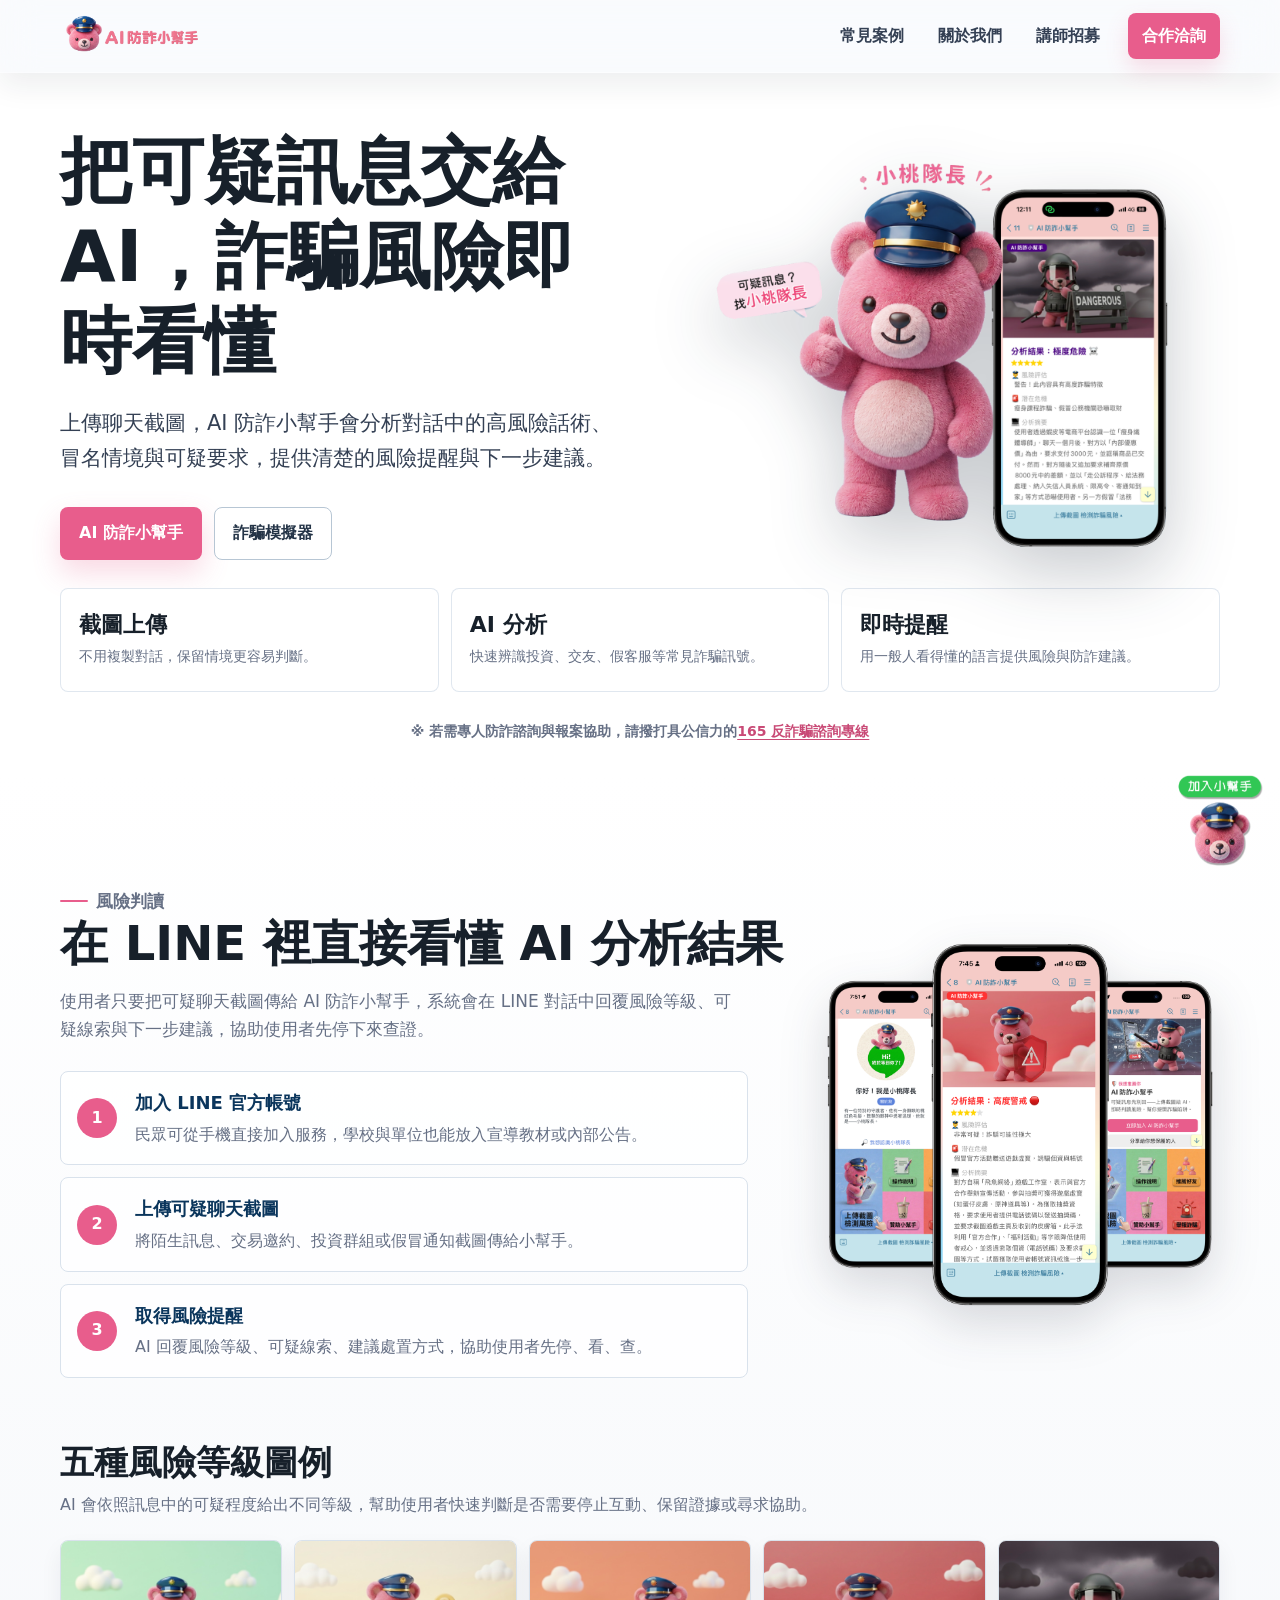
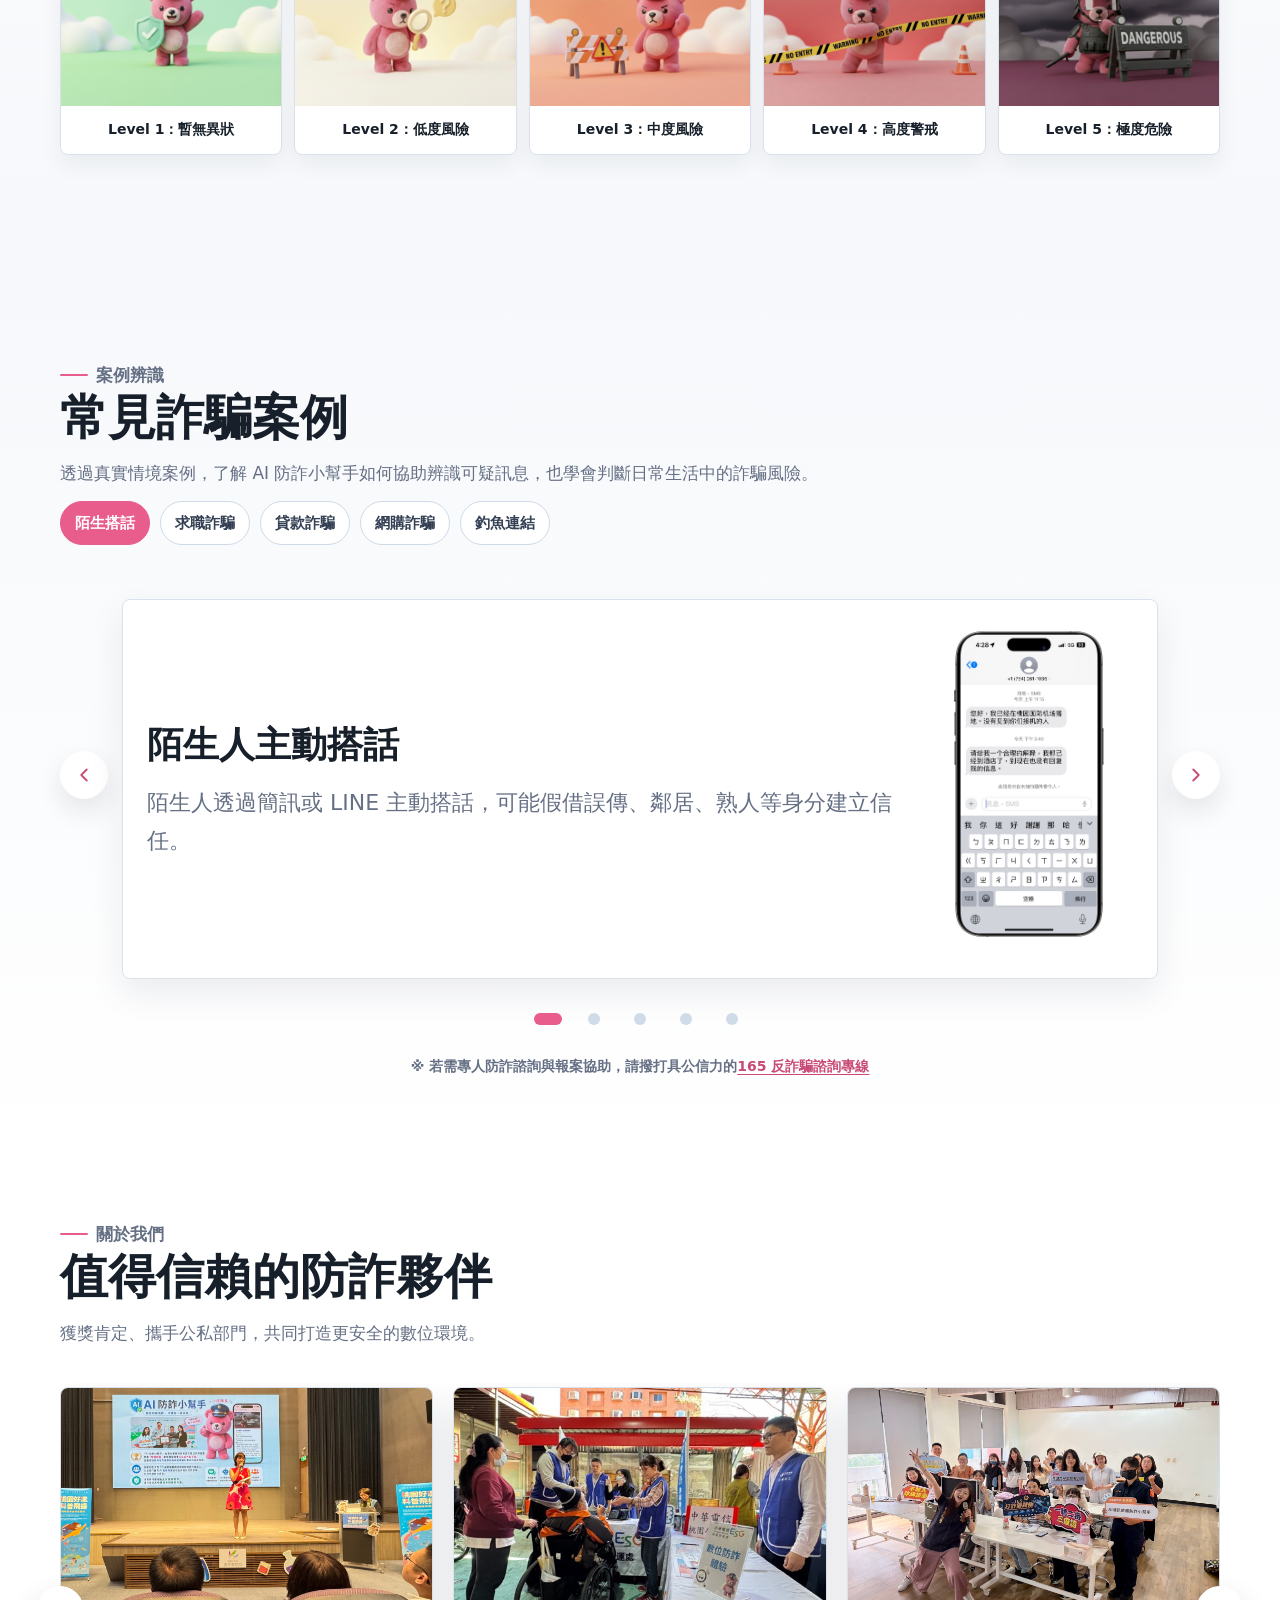
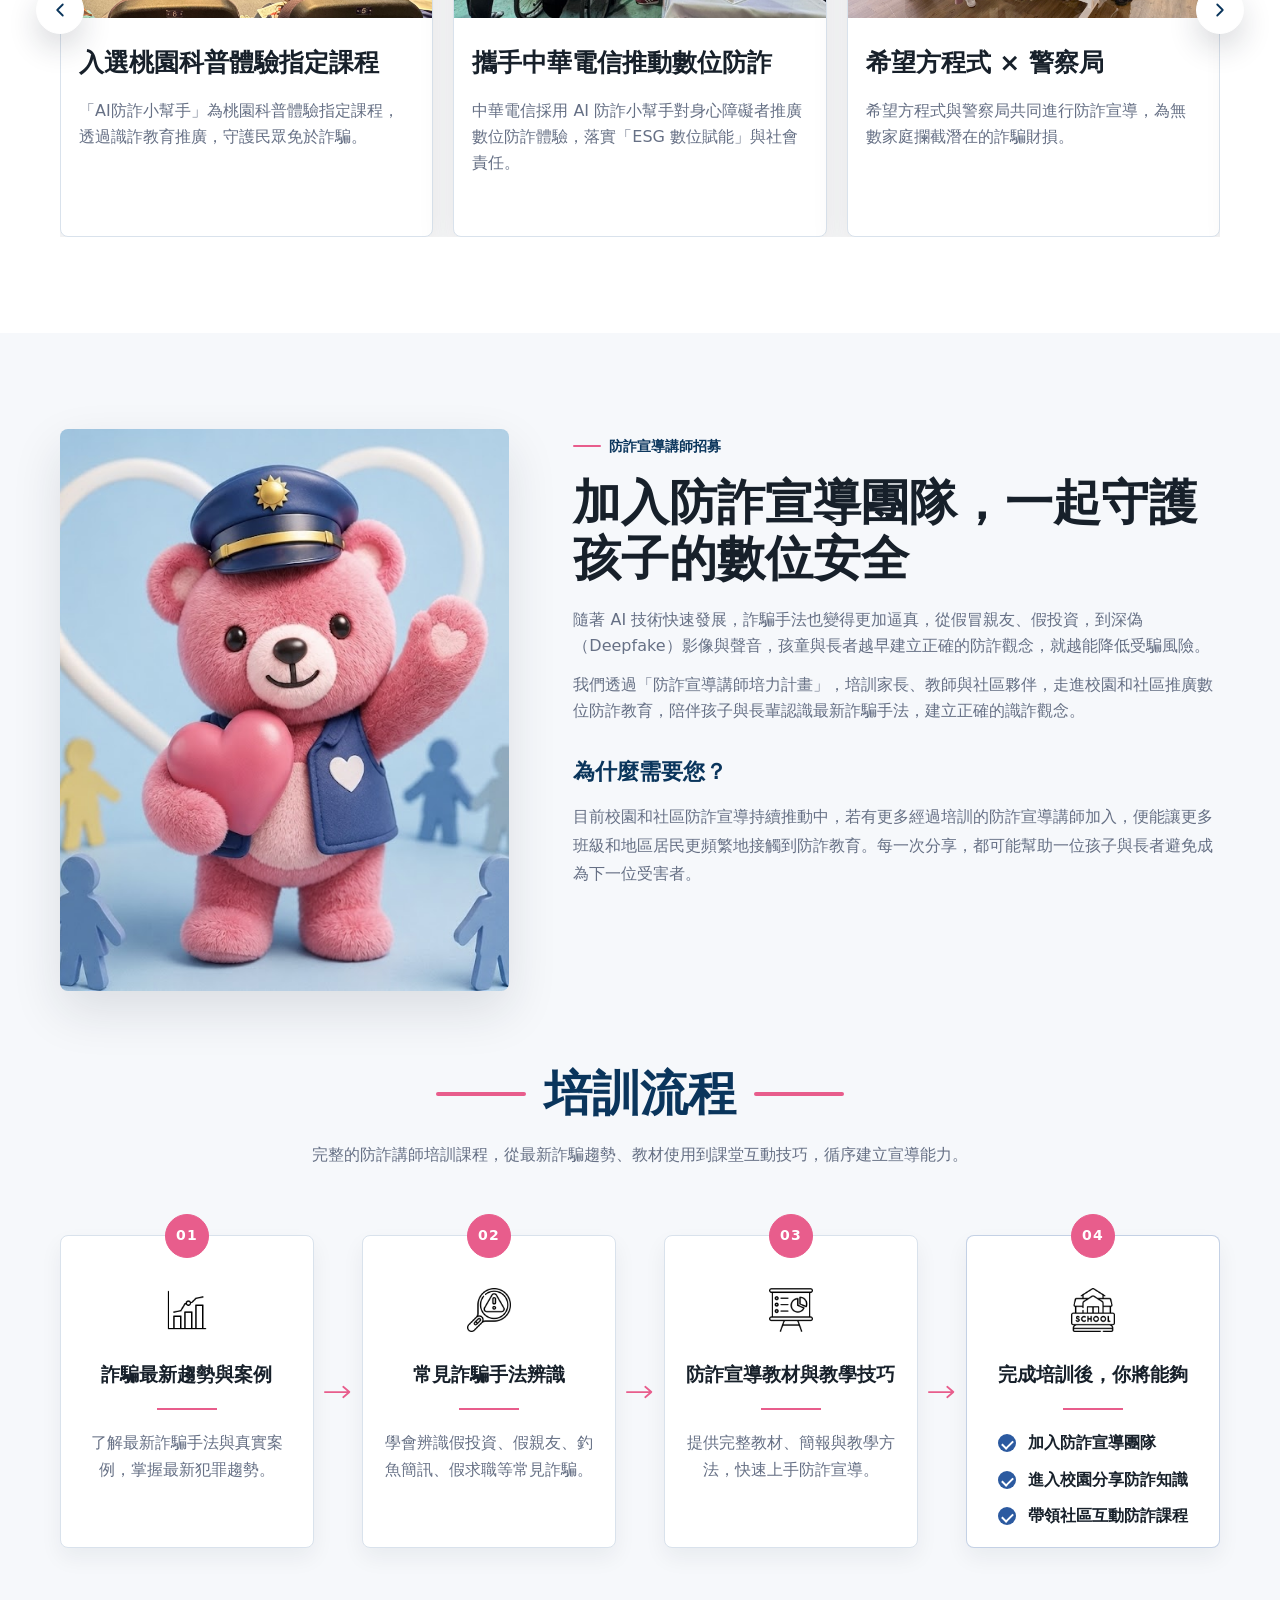
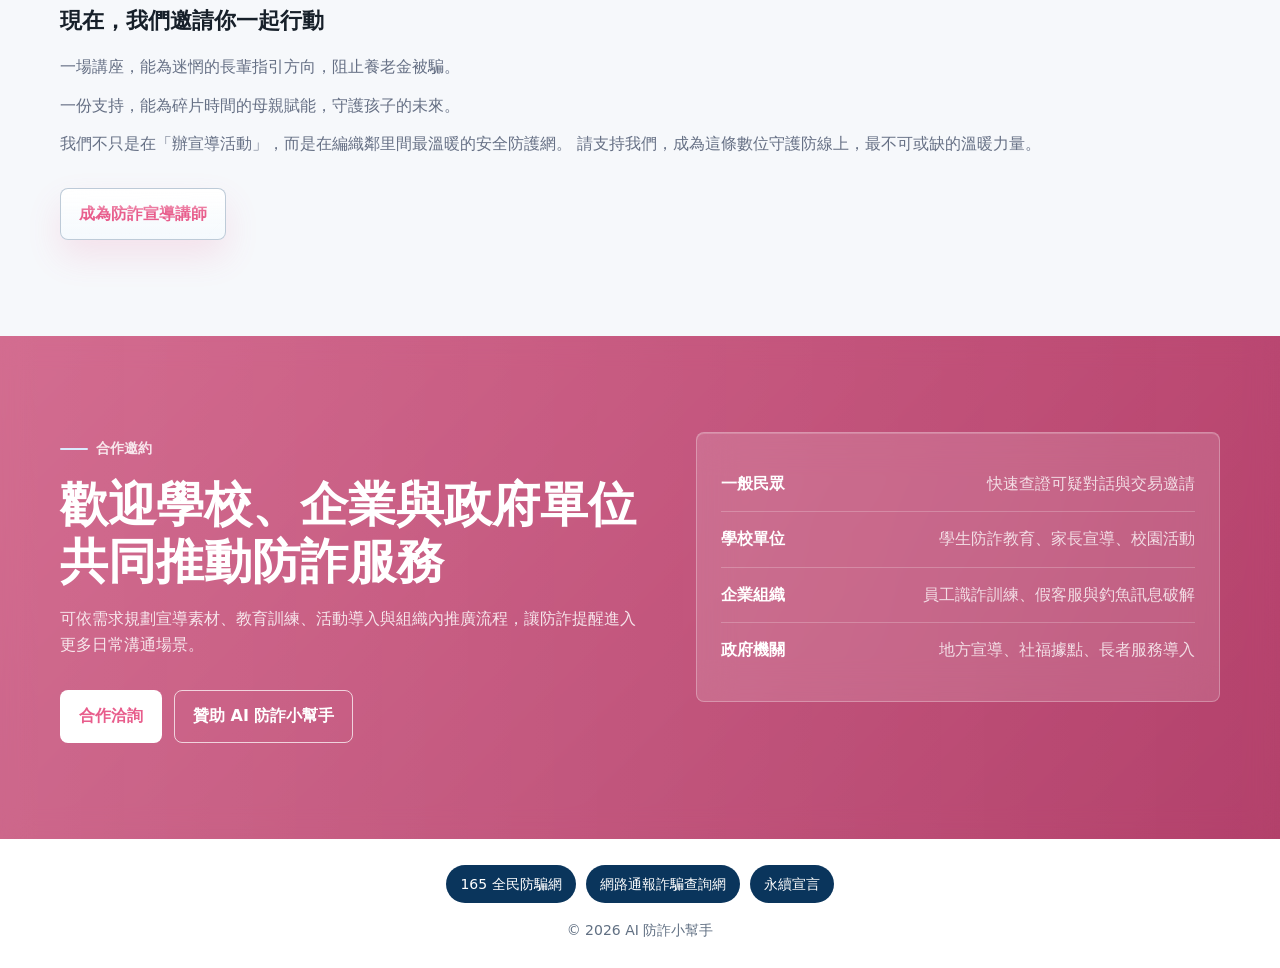
<file: index.html>
<!doctype html>
<html lang="zh-Hant">
  <head>
    <meta charset="utf-8" />
    <meta name="viewport" content="width=device-width, initial-scale=1" />
    <title>AI 防詐小幫手｜LINE 即時防詐服務</title>
    <meta name="description" content="LINE 官方帳號 AI 防詐小幫手是防詐服務機器人。上傳聊天截圖，由 AI 與小桃隊長即時分析對話中的詐騙風險並提供專業防詐建議。" />

    <link rel="canonical" href="https://antiscam.tw" />
    <meta name="keywords" content="AI防詐小幫手, 小桃隊長, 防詐小幫手, 防詐騙, LINE防詐, 詐騙辨識, AI防詐, 識詐教育, 希望方程式" />

    <meta property="og:type" content="website" />
    <meta property="og:url" content="https://antiscam.tw" />
    <meta property="og:title" content="AI 小桃隊長－你的AI防詐小幫手｜LINE 即時防詐服務" />
    <meta property="og:description" content="上傳聊天截圖，由小桃隊長－你的AI防詐小幫手即時分析對話中的詐騙風險、可疑話術與冒名情境，提供清楚的風險提醒與下一步防詐建議。" />
    <meta property="og:image" content="https://antiscam.tw/img/og-image.jpg" />
    <meta property="og:site_name" content="小桃隊長－你的AI防詐小幫手" />

    <meta name="twitter:card" content="summary_large_image" />
    <meta name="twitter:title" content="小桃隊長－你的AI防詐小幫｜LINE 即時防詐服務" />
    <meta name="twitter:description" content="上傳聊天截圖，由小桃隊長－你的AI防詐小幫即時分析對話中的詐騙風險，提供清楚的防詐建議。" />
    <meta name="twitter:image" content="https://antiscam.tw/img/og-image.jpg" />

    <script type="application/ld+json">
      {
        "@context": "https://schema.org",
        "@type": "SoftwareApplication",
        "name": "AI 防詐小幫手",
        "applicationCategory": "UtilitiesApplication",
        "operatingSystem": "LINE",
        "description": "提供 LINE 對話截圖分析，結合小桃隊長－你的AI防詐小幫即時辨識詐騙風險與防詐建議的 AI 輔助工具。",
        "publisher": {
          "@type": "Organization",
          "name": "希望方程式"
        },
        "offers": {
          "@type": "Offer",
          "price": "0",
          "priceCurrency": "TWD"
        }
      }
    </script>

    <link rel="icon" type="image/png" href="img/favicon.png" />
    <link rel="stylesheet" href="style.css" />
  </head>
  <body>
    <a class="skip-link" href="#main">跳到主要內容</a>
    <header class="site-header">
      <nav class="nav" aria-label="主要導覽">
        <a class="brand" href="#" aria-label="AI 防詐小幫手首頁">
          <img class="brand-logo" src="img/logo2.png" alt="AI 防詐小幫手官方 Logo - 希望方程式" />
        </a>
        <div class="nav-links">
          <a href="#cases">常見案例</a>
          <a href="#about">關於我們</a>
          <a href="#volunteer">講師招募</a>
          <a class="nav-cta" href="#partner">合作洽詢</a>
        </div>
      </nav>
    </header>

    <main id="main">
      <section class="hero" aria-labelledby="hero-title">
        <div class="container">
          <div>
            <h1 id="hero-title">把可疑訊息交給 AI，詐騙風險即時看懂</h1>
            <p class="hero-copy">
              上傳聊天截圖，AI 防詐小幫手會分析對話中的高風險話術、冒名情境與可疑要求，提供清楚的風險提醒與下一步建議。
            </p>
            <div class="hero-actions">
              <a class="btn btn-primary" href="https://lin.ee/wIxEnCH" target="_blank" rel="noopener">AI 防詐小幫手</a>
              <a class="btn btn-secondary" href="simulator.html" target="_blank" rel="noopener">詐騙模擬器</a>
            </div>
          </div>
          <div class="hero-panel" aria-hidden="true">
            <img class="phone-shot" src="img/AI%20%E9%98%B2%E8%A9%90%E5%B0%8F%E5%B9%AB%E6%89%8B.png" alt="" />
          </div>
        </div>
        <div class="hero-strip" aria-label="服務重點">
          <div class="metric">
            <strong>截圖上傳</strong>
            <span>不用複製對話，保留情境更容易判斷。</span>
          </div>
          <div class="metric">
            <strong>AI 分析</strong>
            <span>快速辨識投資、交友、假客服等常見詐騙訊號。</span>
          </div>
          <div class="metric">
            <strong>即時提醒</strong>
            <span>用一般人看得懂的語言提供風險與防詐建議。</span>
          </div>
        </div>
        <p class="hero-notice hero-notice-spaced">
          ※ 若需專人防詐諮詢與報案協助，請撥打具公信力的<a href="https://165.npa.gov.tw/" target="_blank" rel="noopener">165 反詐騙諮詢專線</a>
        </p>
      </section>

      <section id="risk" class="section risk-band" aria-labelledby="risk-title">
        <div class="container">
          <div class="risk-showcase">
            <div class="risk-copy">
              <p class="eyebrow">風險判讀</p>
              <h2 id="risk-title">在 LINE 裡直接看懂 AI 分析結果</h2>
              <p>
                使用者只要把可疑聊天截圖傳給 AI 防詐小幫手，系統會在 LINE 對話中回覆風險等級、可疑線索與下一步建議，協助使用者先停下來查證。
              </p>
              <div class="risk-steps" aria-label="LINE 風險判讀流程">
                <div class="risk-step">
                  <span>1</span>
                  <strong>加入 LINE 官方帳號</strong>
                  <p>民眾可從手機直接加入服務，學校與單位也能放入宣導教材或內部公告。</p>
                </div>
                <div class="risk-step">
                  <span>2</span>
                  <strong>上傳可疑聊天截圖</strong>
                  <p>將陌生訊息、交易邀約、投資群組或假冒通知截圖傳給小幫手。</p>
                </div>
                <div class="risk-step">
                  <span>3</span>
                  <strong>取得風險提醒</strong>
                  <p>AI 回覆風險等級、可疑線索、建議處置方式，協助使用者先停、看、查。</p>
                </div>
              </div>
            </div>
            <div class="risk-mockup" aria-label="LINE 操作示意 Mockup">
              <img src="img/mockup.png" alt="AI 防詐小幫手與小桃隊長在 LINE 中顯示五級風險分析結果的操作示意" loading="lazy" />
            </div>
          </div>
          <div class="risk-levels" aria-labelledby="risk-levels-title" data-risk-carousel>
            <div class="risk-levels-head">
              <h3 id="risk-levels-title">五種風險等級圖例</h3>
              <p>AI 會依照訊息中的可疑程度給出不同等級，幫助使用者快速判斷是否需要停止互動、保留證據或尋求協助。</p>
            </div>
            <div class="risk-carousel">
              <button class="risk-carousel-arrow" type="button" data-risk-prev aria-label="上一個風險等級">
                <svg width="22" height="22" viewBox="0 0 24 24" aria-hidden="true">
                  <path d="m15 18-6-6 6-6" fill="none" stroke="currentColor" stroke-width="2" stroke-linecap="round" stroke-linejoin="round" />
                </svg>
              </button>
              <div class="risk-carousel-viewport">
                <div class="risk-grid" aria-label="五種風險等級">
                  <article class="risk-card risk-slide is-active" data-risk-slide>
                    <img src="img/Level%201%EF%BC%9A%E6%9A%AB%E7%84%A1%E7%95%B0%E7%8B%80.jpg" alt="Level 1 暫無異狀" loading="lazy" />
                    <span>Level 1：暫無異狀</span>
                  </article>
                  <article class="risk-card risk-slide" data-risk-slide>
                    <img src="img/Level%202%EF%BC%9A%E4%BD%8E%E5%BA%A6%E9%A2%A8%E9%9A%AA%20.jpg" alt="Level 2 低度風險" loading="lazy" />
                    <span>Level 2：低度風險</span>
                  </article>
                  <article class="risk-card risk-slide" data-risk-slide>
                    <img src="img/Level%203%EF%BC%9A%E4%B8%AD%E5%BA%A6%E9%A2%A8%E9%9A%AA.jpg" alt="Level 3 中度風險" loading="lazy" />
                    <span>Level 3：中度風險</span>
                  </article>
                  <article class="risk-card risk-slide" data-risk-slide>
                    <img src="img/Level%204%EF%BC%9A%E9%AB%98%E5%BA%A6%E8%AD%A6%E6%88%92.jpg" alt="Level 4 高度警戒" loading="lazy" />
                    <span>Level 4：高度警戒</span>
                  </article>
                  <article class="risk-card risk-slide" data-risk-slide>
                    <img src="img/Level%205%EF%BC%9A%E6%A5%B5%E5%BA%A6%E5%8D%B1%E9%9A%AA.jpg" alt="Level 5 極度危險" loading="lazy" />
                    <span>Level 5：極度危險</span>
                  </article>
                </div>
              </div>
              <button class="risk-carousel-arrow" type="button" data-risk-next aria-label="下一個風險等級">
                <svg width="22" height="22" viewBox="0 0 24 24" aria-hidden="true">
                  <path d="m9 18 6-6-6-6" fill="none" stroke="currentColor" stroke-width="2" stroke-linecap="round" stroke-linejoin="round" />
                </svg>
              </button>
            </div>
            <div class="risk-dots" aria-label="目前風險等級">
              <button class="risk-dot is-active" type="button" data-risk-dot="0" aria-label="切換到 Level 1" aria-current="true"></button>
              <button class="risk-dot" type="button" data-risk-dot="1" aria-label="切換到 Level 2"></button>
              <button class="risk-dot" type="button" data-risk-dot="2" aria-label="切換到 Level 3"></button>
              <button class="risk-dot" type="button" data-risk-dot="3" aria-label="切換到 Level 4"></button>
              <button class="risk-dot" type="button" data-risk-dot="4" aria-label="切換到 Level 5"></button>
            </div>
          </div>
        </div>
      </section>

      <section id="cases" class="section scam-cases" aria-labelledby="cases-title">
        <div class="container">
          <div class="section-title">
            <p class="eyebrow">案例辨識</p>
            <h2 id="cases-title">常見詐騙案例</h2>
            <p>
              透過真實情境案例，了解 AI 防詐小幫手如何協助辨識可疑訊息，也學會判斷日常生活中的詐騙風險。
            </p>
          </div>
          <div class="case-tags" aria-label="常見詐騙案例分類">
            <button class="case-filter is-active" type="button" data-case-tag="0" aria-pressed="true">陌生搭話</button>
            <button class="case-filter" type="button" data-case-tag="1" aria-pressed="false">求職詐騙</button>
            <button class="case-filter" type="button" data-case-tag="2" aria-pressed="false">貸款詐騙</button>
            <button class="case-filter" type="button" data-case-tag="3" aria-pressed="false">網購詐騙</button>
            <button class="case-filter" type="button" data-case-tag="4" aria-pressed="false">釣魚連結</button>
          </div>
          <div class="case-carousel" data-case-carousel>
            <div class="case-carousel-shell">
              <button class="case-carousel-arrow" type="button" data-case-carousel-prev aria-label="上一個詐騙分類">
                <svg width="22" height="22" viewBox="0 0 24 24" aria-hidden="true">
                  <path d="m15 18-6-6 6-6" fill="none" stroke="currentColor" stroke-width="2" stroke-linecap="round" stroke-linejoin="round" />
                </svg>
              </button>
              <div class="case-carousel-viewport">
                <div class="case-grid section-grid" aria-label="常見詐騙案例分類">
                  <article class="case-card case-slide is-active" data-case-slide>
                    <div class="case-card-body">
                      <h3>陌生人主動搭話</h3>
                      <p>陌生人透過簡訊或 LINE 主動搭話，可能假借誤傳、鄰居、熟人等身分建立信任。</p>
                    </div>
                    <div class="case-gallery" aria-label="陌生訊息案例圖片">
                      <figure>
                        <img src="img/%E8%A9%90%E9%A8%99%E7%AF%84%E4%BE%8B/%E9%99%8C%E7%94%9F%E8%A8%8A%E6%81%AF1.PNG" alt="LINE 陌生訊息詐騙案例：假冒熟人打招呼對話截圖" loading="lazy" />
                        <figcaption>陌生訊息 1</figcaption>
                      </figure>
                      <figure>
                        <img src="img/%E8%A9%90%E9%A8%99%E7%AF%84%E4%BE%8B/%E9%99%8C%E7%94%9F%E8%A8%8A%E6%81%AF2.PNG" alt="LINE 陌生訊息詐騙案例：誤傳訊息試圖建立信任截圖" loading="lazy" />
                        <figcaption>陌生訊息 2</figcaption>
                      </figure>
                    </div>
                  </article>

                  <article class="case-card case-slide" data-case-slide hidden>
                    <div class="case-card-body">
                      <h3>高薪免經驗話術</h3>
                      <p>以高薪、免經驗、在家工作等話術吸引使用者，再要求加 LINE、提供個資或進一步操作。</p>
                    </div>
                    <div class="case-gallery" aria-label="假求職詐騙案例圖片">
                      <figure>
                        <img src="img/%E8%A9%90%E9%A8%99%E7%AF%84%E4%BE%8B/%E5%81%87%E6%B1%82%E8%81%B7%E8%A9%90%E9%A8%99.PNG" alt="求職詐騙案例：高薪免經驗、在家工作防詐騙話術截圖" loading="lazy" />
                        <figcaption>假求職詐騙</figcaption>
                      </figure>
                      <figure>
                        <img src="img/%E8%A9%90%E9%A8%99%E7%AF%84%E4%BE%8B/%E5%BE%B5%E6%89%8D%E6%8B%9B%E5%8B%9F1.PNG" alt="徵才招募詐騙案例：要求加 LINE 並提供個人資料對話截圖" loading="lazy" />
                        <figcaption>徵才招募</figcaption>
                      </figure>
                    </div>
                  </article>

                  <article class="case-card case-slide" data-case-slide hidden>
                    <div class="case-card-body">
                      <h3>快速放款與低利誘惑</h3>
                      <p>利用快速放款、低利率、免保人等誘因，誘導民眾加入 LINE 或提供個人資料。</p>
                    </div>
                    <div class="case-gallery" aria-label="金融詐騙案例圖片">
                      <figure>
                        <img src="img/%E8%A9%90%E9%A8%99%E7%AF%84%E4%BE%8B/%E5%81%87%E8%B2%B8%E6%AC%BE%E8%A9%90%E9%A8%99.PNG" alt="貸款詐騙案例：快速放款、免照會低利誘惑詐騙話術截圖" loading="lazy" />
                        <figcaption>假貸款詐騙</figcaption>
                      </figure>
                    </div>
                  </article>

                  <article class="case-card case-slide" data-case-slide hidden>
                    <div class="case-card-body">
                      <h3>假買家、客服與物流通知</h3>
                      <p>假冒買家、客服或物流人員，聲稱訂單異常、帳戶凍結，誘導使用者操作帳戶或提供資料。</p>
                    </div>
                    <div class="case-gallery" aria-label="網購交易詐騙案例圖片">
                      <figure>
                        <img src="img/%E8%A9%90%E9%A8%99%E7%AF%84%E4%BE%8B/%E7%B6%B2%E8%B3%BC%E4%BA%A4%E6%98%93%E8%A9%90%E9%A8%99.PNG" alt="網購交易詐騙案例：假冒買家與客服宣稱訂單異常截圖" loading="lazy" />
                        <figcaption>網購交易詐騙</figcaption>
                      </figure>
                      <figure>
                        <img src="img/%E8%A9%90%E9%A8%99%E7%AF%84%E4%BE%8B/%E5%81%87%E5%86%92%E8%BA%AB%E5%88%86.PNG" alt="假冒身分詐騙案例：假客服誘導操作 ATM 或網銀對話截圖" loading="lazy" />
                        <figcaption>假冒身分</figcaption>
                      </figure>
                    </div>
                  </article>

                  <article class="case-card case-card-wide case-slide" data-case-slide hidden>
                    <div class="case-card-body">
                      <h3>可疑連結與假冒繳費通知</h3>
                      <p>假冒政府機關、公用事業或知名品牌，透過可疑連結要求登入、繳費或輸入信用卡資料。</p>
                    </div>
                    <div class="case-gallery" aria-label="釣魚郵件與簡訊案例圖片">
                      <figure>
                        <img src="img/%E8%A9%90%E9%A8%99%E7%AF%84%E4%BE%8B/%E9%87%A3%E9%AD%9A%E7%B0%A1%E8%A8%8A.PNG" alt="釣魚簡訊詐騙案例：假冒公用事業催繳水電費通知簡訊截圖" loading="lazy" />
                        <figcaption>釣魚簡訊</figcaption>
                      </figure>
                      <figure>
                        <img src="img/%E8%A9%90%E9%A8%99%E7%AF%84%E4%BE%8B/%E7%99%BC%E7%A5%A8%E4%B8%AD%E7%8D%8E1.PNG" alt="發票中獎詐騙案例：假冒中獎通知誘導點擊可疑網址截圖" loading="lazy" />
                        <figcaption>發票中獎 1</figcaption>
                      </figure>
                      <figure>
                        <img src="img/%E8%A9%90%E9%A8%99%E7%AF%84%E4%BE%8B/%E7%99%BC%E7%A5%A8%E4%B8%AD%E7%8D%8E2.PNG" alt="發票中獎詐騙案例：要求登入輸入信用卡卡號之釣魚網頁截圖" loading="lazy" />
                        <figcaption>發票中獎 2</figcaption>
                      </figure>
                      <figure>
                        <img src="img/%E8%A9%90%E9%A8%99%E7%AF%84%E4%BE%8B/%E9%81%95%E8%A6%8F%E7%BD%B0%E9%8D%B0.PNG" alt="違規罰鍰詐騙案例：假冒監理站催繳交通罰款之釣魚簡訊截圖" loading="lazy" />
                        <figcaption>違規罰鍰</figcaption>
                      </figure>
                    </div>
                  </article>
                </div>
              </div>
              <button class="case-carousel-arrow" type="button" data-case-carousel-next aria-label="下一個詐騙分類">
                <svg width="22" height="22" viewBox="0 0 24 24" aria-hidden="true">
                  <path d="m9 18 6-6-6-6" fill="none" stroke="currentColor" stroke-width="2" stroke-linecap="round" stroke-linejoin="round" />
                </svg>
              </button>
            </div>
            <div class="case-dots" aria-label="目前詐騙分類">
              <button class="case-dot is-active" type="button" data-case-dot="0" aria-label="切換到第 1 個詐騙分類" aria-current="true"></button>
              <button class="case-dot" type="button" data-case-dot="1" aria-label="切換到第 2 個詐騙分類"></button>
              <button class="case-dot" type="button" data-case-dot="2" aria-label="切換到第 3 個詐騙分類"></button>
              <button class="case-dot" type="button" data-case-dot="3" aria-label="切換到第 4 個詐騙分類"></button>
              <button class="case-dot" type="button" data-case-dot="4" aria-label="切換到第 5 個詐騙分類"></button>
            </div>
            <p class="hero-notice">
              ※ 若需專人防詐諮詢與報案協助，請撥打具公信力的<a href="https://165.npa.gov.tw/" target="_blank" rel="noopener">165 反詐騙諮詢專線</a>
            </p>
          </div>
        </div>
      </section>

      <section id="about" class="section about" aria-labelledby="about-title">
        <div class="container">
          <div class="section-head">
            <div class="section-title">
              <p class="eyebrow">關於我們</p>
              <h2 id="about-title">值得信賴的防詐夥伴</h2>
              <p class="journey-subtitle">獲獎肯定、攜手公私部門，共同打造更安全的數位環境。</p>
            </div>
          </div>
          <div class="carousel-stage">
            <div class="carousel-controls" aria-label="關於我們圖卡控制">
              <button class="icon-btn" type="button" data-carousel="prev" aria-label="上一張">
                <svg width="22" height="22" viewBox="0 0 24 24" aria-hidden="true">
                  <path d="m15 18-6-6 6-6" fill="none" stroke="currentColor" stroke-width="2" stroke-linecap="round" stroke-linejoin="round" />
                </svg>
              </button>
              <button class="icon-btn" type="button" data-carousel="next" aria-label="下一張">
                <svg width="22" height="22" viewBox="0 0 24 24" aria-hidden="true">
                  <path d="m9 18 6-6-6-6" fill="none" stroke="currentColor" stroke-width="2" stroke-linecap="round" stroke-linejoin="round" />
                </svg>
              </button>
            </div>
            <div class="card-track" id="aboutTrack" tabindex="0" aria-label="關於我們圖卡列表">
              <article class="about-card">
                <img src="img/%E9%97%9C%E6%96%BC%E6%88%91%E5%80%91/%E6%99%BA%E5%8C%AF%E6%A1%83%E5%9C%92.jpg" alt="AI 防詐小幫手榮獲桃園市府「智匯桃園」創新提案競賽公私協力點子獎" loading="lazy" />
                <div class="about-card-body">
                  <h3>榮獲桃園市府創新提案肯定</h3>
                  <p>AI 防詐小幫手榮獲桃園市府「智匯桃園」創新提案競賽公私協力點子獎，在技術創新與社會價值的雙重結合上展露頭角。</p>
                </div>
              </article>
              <article class="about-card">
                <img src="img/%E9%97%9C%E6%96%BC%E6%88%91%E5%80%91/%E6%A1%83%E5%9C%92%E7%A7%91%E6%99%AE%E9%AB%94%E9%A9%97%E6%8C%87%E5%AE%9A%E8%AA%B2%E7%A8%8B.jpg" alt="AI 防詐小幫手入選桃園科普體驗指定課程活動照片" loading="lazy" />
                <div class="about-card-body">
                  <h3>入選桃園科普體驗指定課程</h3>
                  <p>「AI防詐小幫手」為桃園科普體驗指定課程，透過識詐教育推廣，守護民眾免於詐騙。</p>
                </div>
              </article>
              <article class="about-card">
                <img src="img/%E9%97%9C%E6%96%BC%E6%88%91%E5%80%91/%E8%AD%A6%E5%AF%9F%E5%B1%80.jpg" alt="希望方程式與警察局共同進行防詐宣導合作活動照片" loading="lazy" />
                <div class="about-card-body">
                  <h3>希望方程式 × 警察局</h3>
                  <p>希望方程式與警察局共同進行防詐宣導，為無數家庭攔截潛在的詐騙財損。</p>
                </div>
              </article>
              <article class="about-card">
                <img src="img/%E9%97%9C%E6%96%BC%E6%88%91%E5%80%91/%E4%B8%AD%E8%8F%AF%E9%9B%BB%E4%BF%A1.jpg" alt="中華電信與 AI 防詐小幫手聯手舉辦數位防詐體驗活動照片" loading="lazy" />
                <div class="about-card-body">
                  <h3>中華電信 × AI 防詐小幫手</h3>
                  <p>中華電信與 AI 防詐小幫手聯手推廣數位防詐體驗，指導民眾對可疑訊息第一時間進行查證，透過識詐進而阻詐。</p>
                </div>
              </article>
              <article class="about-card">
                <img src="img/%E9%97%9C%E6%96%BC%E6%88%91%E5%80%91/ESG%20%E6%95%B8%E4%BD%8D%E8%B3%A6%E8%83%BD.jpg" alt="中華電信採用 AI 防詐小幫手推動身心障礙者 ESG 數位防詐體驗" loading="lazy" />
                <div class="about-card-body">
                  <h3>攜手中華電信推動數位防詐</h3>
                  <p>中華電信採用 AI 防詐小幫手對身心障礙者推廣數位防詐體驗，落實「ESG 數位賦能」與社會責任。</p>
                </div>
              </article>
              <article class="about-card video-card-trigger" data-video="https://www.facebook.com/plugins/video.php?height=476&href=https%3A%2F%2Fwww.facebook.com%2Freel%2F1704471910587270%2F&show_text=false&width=267&t=0">
                <div class="video-thumbnail-wrapper">
                  <img src="img/關於我們/反詐騙及兒少性剝削預防犯罪宣導影片.jpg" alt="預防犯罪宣導影片封面" />
                  <div class="video-play-overlay">
                    <div class="play-icon">
                      <svg viewBox="0 0 24 24" fill="currentColor">
                        <path d="M8 5v14l11-7z"/>
                      </svg>
                    </div>
                  </div>
                </div>
                <div class="about-card-body">
                  <h3>公私協力共築兒少防護網</h3>
                  <p>與警察局跨界合作，拍攝反詐騙與兒少性剝削預防宣導影片。將「識詐」種子植入校園與家庭，用行動編織數位安全網。</p>
                </div>
              </article>
            </div>
          </div>
        </div>
      </section>

      <section id="volunteer" class="section" aria-labelledby="volunteer-title">
        <div class="container split-section">
          <div class="mascot">
            <img src="img/%E5%BF%97%E5%B7%A5.jpg" alt="防詐宣導講師招募 - 小桃隊長團隊培訓活動" loading="lazy" />
          </div>
          <div class="volunteer-content">
            <p class="eyebrow">防詐宣導講師招募</p>
            <h2 id="volunteer-title">加入防詐宣導團隊，一起守護孩子的數位安全</h2>
            <div class="volunteer-intro">
              <p>
                隨著 AI 技術快速發展，詐騙手法也變得更加逼真，從假冒親友、假投資，到深偽（Deepfake）影像與聲音，孩童與長者越早建立正確的防詐觀念，就越能降低受騙風險。
              </p>
              <p>
                我們透過「防詐宣導講師培力計畫」，培訓家長、教師與社區夥伴，走進校園和社區推廣數位防詐教育，陪伴孩子與長輩認識最新詐騙手法，建立正確的識詐觀念。
              </p>
              <div class="volunteer-callout">
                <strong>為什麼需要您？</strong>
                <p>
                  目前校園和社區防詐宣導持續推動中，若有更多經過培訓的防詐宣導講師加入，便能讓更多班級和地區居民更頻繁地接觸到防詐教育。每一次分享，都可能幫助一位孩子與長者避免成為下一位受害者。
                </p>
              </div>
            </div>
          </div>
          <div class="volunteer-columns">
            <section class="volunteer-panel training-flow-panel" aria-labelledby="training-title">
              <h3 id="training-title" class="volunteer-heading">培訓流程</h3>
              <p>
                完整的防詐講師培訓課程，從最新詐騙趨勢、教材使用到課堂互動技巧，循序建立宣導能力。
              </p>
              <div class="training-flow" aria-label="培訓流程四個步驟">
                <article class="training-step">
                  <div class="training-step-meta">
                    <span class="training-step-number">01</span>
                    <img class="training-step-icon" src="img/icon/chart.png" alt="" aria-hidden="true" loading="lazy">
                  </div>
                  <h4>詐騙最新趨勢與案例</h4>
                  <p>了解最新詐騙手法與真實案例，掌握最新犯罪趨勢。</p>
                </article>
                <div class="training-flow-arrow" aria-hidden="true">
                  <svg viewBox="0 0 32 16">
                    <path d="M1 8h27m-6-6 7 6-7 6" fill="none" stroke="currentColor" stroke-width="2" stroke-linecap="round" stroke-linejoin="round" />
                  </svg>
                </div>
                <article class="training-step">
                  <div class="training-step-meta">
                    <span class="training-step-number">02</span>
                    <img class="training-step-icon" src="img/icon/fraud.png" alt="" aria-hidden="true" loading="lazy">
                  </div>
                  <h4>常見詐騙手法辨識</h4>
                  <p>學會辨識假投資、假親友、釣魚簡訊、假求職等常見詐騙。</p>
                </article>
                <div class="training-flow-arrow" aria-hidden="true">
                  <svg viewBox="0 0 32 16">
                    <path d="M1 8h27m-6-6 7 6-7 6" fill="none" stroke="currentColor" stroke-width="2" stroke-linecap="round" stroke-linejoin="round" />
                  </svg>
                </div>
                <article class="training-step">
                  <div class="training-step-meta">
                    <span class="training-step-number">03</span>
                    <img class="training-step-icon" src="img/icon/ppt.png" alt="" aria-hidden="true" loading="lazy">
                  </div>
                  <h4>防詐宣導教材與教學技巧</h4>
                  <p>提供完整教材、簡報與教學方法，快速上手防詐宣導。</p>
                </article>
                <div class="training-flow-arrow" aria-hidden="true">
                  <svg viewBox="0 0 32 16">
                    <path d="M1 8h27m-6-6 7 6-7 6" fill="none" stroke="currentColor" stroke-width="2" stroke-linecap="round" stroke-linejoin="round" />
                  </svg>
                </div>
                <article class="training-step training-step-featured">
                  <div class="training-step-meta">
                    <span class="training-step-number">04</span>
                    <img class="training-step-icon" src="img/icon/school.png" alt="" aria-hidden="true" loading="lazy">
                  </div>
                  <h4>完成培訓後，你將能夠</h4>
                  <ul class="training-outcome-list">
                    <li><strong>加入防詐宣導團隊</strong></li>
                    <li><strong>進入校園分享防詐知識</strong></li>
                    <li><strong>帶領社區互動防詐課程</strong></li>
                  </ul>
                </article>
              </div>
            </section>
            <section class="volunteer-panel volunteer-pledge" aria-labelledby="pledge-title">
              <h3 id="pledge-title" class="volunteer-heading">現在，我們邀請你一起行動</h3>
              <p>
                一場講座，能為迷惘的長輩指引方向，阻止養老金被騙。
              </p>
              <p>
                一份支持，能為碎片時間的母親賦能，守護孩子的未來。
              </p>
              <p>
                我們不只是在「辦宣導活動」，而是在編織鄰里間最溫暖的安全防護網。
                請支持我們，成為這條數位守護防線上，最不可或缺的溫暖力量。
              </p>
              <div class="volunteer-action">
                <a class="btn btn-primary btn-glass" href="https://forms.gle/uycyz9cnP55Bzz98A" target="_blank" rel="noopener">成為防詐宣導講師</a>
              </div>
            </section>
          </div>
        </div>
      </section>

      <section id="partner" class="section cta" aria-labelledby="partner-title">
        <div class="container cta-grid">
          <div>
            <p class="eyebrow eyebrow-light">合作邀約</p>
            <h2 id="partner-title">歡迎學校、企業與政府單位共同推動防詐服務</h2>
            <p>
              可依需求規劃宣導素材、教育訓練、活動導入與組織內推廣流程，讓防詐提醒進入更多日常溝通場景。
            </p>
            <div class="hero-actions">
              <a class="btn btn-primary" href="mailto:contact@antiscam.tw">合作洽詢</a>
              <a class="btn btn-secondary" href="https://antiscam.bobaboba.me/" target="_blank" rel="noopener">贊助 AI 防詐小幫手</a>
            </div>
          </div>
          <div class="contact-box" aria-label="合作適用對象">
            <div class="contact-row">
              <strong>一般民眾</strong>
              <span>快速查證可疑對話與交易邀請</span>
            </div>
            <div class="contact-row">
              <strong>學校單位</strong>
              <span>學生防詐教育、家長宣導、校園活動</span>
            </div>
            <div class="contact-row">
              <strong>企業組織</strong>
              <span>員工識詐訓練、假客服與釣魚訊息破解</span>
            </div>
            <div class="contact-row">
              <strong>政府機關</strong>
              <span>地方宣導、社福據點、長者服務導入</span>
            </div>
          </div>
        </div>
      </section>
    </main>

    <footer class="site-footer">
      <div class="footer-inner">
        <div class="footer-links">
          <a href="https://165.npa.gov.tw/" target="_blank" rel="noopener">165 全民防騙網</a>
          <a href="https://fraudbuster.digiat.org.tw/accessibility/index?listType=H#aU" target="_blank" rel="noopener">網路通報詐騙查詢網</a>
          <a href="sustainability.html">永續宣言</a>
        </div>
        <span>© 2026 AI 防詐小幫手</span>
      </div>
    </footer>

    <a class="line-float" href="https://lin.ee/wIxEnCH" target="_blank" rel="noopener" aria-label="加入 AI 防詐小幫手 LINE 官方帳號">
      <img src="img/join-assistant.png" alt="加入 AI 防詐小幫手 LINE 官方帳號 - 與小桃隊長一起防詐" />
    </a>

    <div class="image-lightbox" id="caseLightbox" hidden aria-hidden="true">
      <div class="image-lightbox-backdrop" data-lightbox-close></div>
      <div class="image-lightbox-panel" role="dialog" aria-labelledby="lightboxCaption">
        <button class="lightbox-close" type="button" data-lightbox-close aria-label="關閉放大圖片">
          <svg width="22" height="22" viewBox="0 0 24 24" aria-hidden="true">
            <path d="M18 6 6 18M6 6l12 12" fill="none" stroke="currentColor" stroke-width="2" stroke-linecap="round" />
          </svg>
        </button>
        <img id="lightboxImage" src="[data-uri]" alt="" />
        <p id="lightboxCaption"></p>
      </div>
    </div>

    <script>
      const track = document.querySelector("#aboutTrack");
      const previousButton = document.querySelector('[data-carousel="prev"]');
      const nextButton = document.querySelector('[data-carousel="next"]');

      if (track && previousButton && nextButton) {
        const initialCards = Array.from(track.querySelectorAll(".about-card"));
        
        for (let i = initialCards.length - 1; i > 0; i--) {
          const j = Math.floor(Math.random() * (i + 1));
          const temp = initialCards[i];
          initialCards[i] = initialCards[j];
          initialCards[j] = temp;
        }
        
        initialCards.forEach(card => track.appendChild(card));
        
        const cards = Array.from(track.querySelectorAll(".about-card"));
        const carouselStage = track.closest(".carousel-stage");
        const reduceMotion = window.matchMedia("(prefers-reduced-motion: reduce)");
        const autoPlayDelay = 4200;
        let autoPlayTimer = null;

        function getCardDistance() {
          const firstCard = cards[0];
          const gap = Number.parseFloat(getComputedStyle(track).columnGap) || 18;
          return firstCard.getBoundingClientRect().width + gap;
        }

        function scrollToPosition(left, behavior = "smooth") {
          track.scrollTo({
            left,
            behavior: reduceMotion.matches ? "auto" : behavior,
          });
        }

        function moveCards(direction) {
          const distance = getCardDistance();
          const maxScrollLeft = track.scrollWidth - track.clientWidth;
          const isAtStart = track.scrollLeft <= 2;
          const isAtEnd = track.scrollLeft >= maxScrollLeft - 2;

          if (direction > 0 && isAtEnd) {
            scrollToPosition(0);
            return;
          }

          if (direction < 0 && isAtStart) {
            scrollToPosition(maxScrollLeft);
            return;
          }

          scrollToPosition(track.scrollLeft + direction * distance);
        }

        function stopAutoPlay() {
          window.clearInterval(autoPlayTimer);
          autoPlayTimer = null;
        }

        function startAutoPlay() {
          stopAutoPlay();
          if (reduceMotion.matches || cards.length < 2) {
            return;
          }

          autoPlayTimer = window.setInterval(() => moveCards(1), autoPlayDelay);
        }

        previousButton.addEventListener("click", () => {
          moveCards(-1);
          startAutoPlay();
        });

        nextButton.addEventListener("click", () => {
          moveCards(1);
          startAutoPlay();
        });

        (carouselStage || track).addEventListener("pointerenter", stopAutoPlay);
        (carouselStage || track).addEventListener("pointerleave", startAutoPlay);
        (carouselStage || track).addEventListener("focusin", stopAutoPlay);
        (carouselStage || track).addEventListener("focusout", startAutoPlay);
        reduceMotion.addEventListener("change", startAutoPlay);

        startAutoPlay();
      }

      const caseCarousel = document.querySelector("[data-case-carousel]");

      if (caseCarousel) {
        const caseSlides = Array.from(caseCarousel.querySelectorAll("[data-case-slide]"));
        const casePreviousButton = caseCarousel.querySelector("[data-case-carousel-prev]");
        const caseNextButton = caseCarousel.querySelector("[data-case-carousel-next]");
        const caseDots = Array.from(caseCarousel.querySelectorAll("[data-case-dot]"));
        const caseTagButtons = Array.from(document.querySelectorAll("[data-case-tag]"));
        const caseGalleries = Array.from(caseCarousel.querySelectorAll(".case-gallery"));
        const caseGalleryReduceMotion = window.matchMedia("(prefers-reduced-motion: reduce)");
        const caseGalleryAutoPlayDelay = 3200;
        let activeCaseIndex = 0;
        let caseGalleryAutoPlayTimer = null;

        function getActiveCaseGallery() {
          return caseSlides[activeCaseIndex]?.querySelector(".case-gallery");
        }

        function stopCaseGalleryAutoPlay() {
          window.clearInterval(caseGalleryAutoPlayTimer);
          caseGalleryAutoPlayTimer = null;
        }

        function moveActiveCaseGallery() {
          const gallery = getActiveCaseGallery();
          const firstFigure = gallery?.querySelector("figure");

          if (!gallery || !firstFigure || gallery.children.length < 2) {
            return;
          }

          const maxScrollLeft = gallery.scrollWidth - gallery.clientWidth;
          const isAtEnd = gallery.scrollLeft >= maxScrollLeft - 2;
          const gap = Number.parseFloat(getComputedStyle(gallery).columnGap) || 0;
          const distance = firstFigure.getBoundingClientRect().width + gap;

          gallery.scrollTo({
            left: isAtEnd ? 0 : gallery.scrollLeft + distance,
            behavior: caseGalleryReduceMotion.matches ? "auto" : "smooth",
          });
        }

        function startCaseGalleryAutoPlay() {
          stopCaseGalleryAutoPlay();

          if (caseGalleryReduceMotion.matches) {
            return;
          }

          const gallery = getActiveCaseGallery();

          if (!gallery || gallery.children.length < 2) {
            return;
          }

          caseGalleryAutoPlayTimer = window.setInterval(moveActiveCaseGallery, caseGalleryAutoPlayDelay);
        }

        function showCaseSlide(nextIndex) {
          activeCaseIndex = (nextIndex + caseSlides.length) % caseSlides.length;
          stopCaseGalleryAutoPlay();

          caseSlides.forEach((slide, index) => {
            const isActive = index === activeCaseIndex;
            slide.hidden = !isActive;
            slide.classList.toggle("is-active", isActive);

            if (isActive) {
              slide.querySelector(".case-gallery")?.scrollTo({ left: 0, behavior: "auto" });
            }
          });

          caseDots.forEach((dot, index) => {
            const isActive = index === activeCaseIndex;
            dot.classList.toggle("is-active", isActive);
            if (isActive) {
              dot.setAttribute("aria-current", "true");
            } else {
              dot.removeAttribute("aria-current");
            }
          });

          caseTagButtons.forEach((button, index) => {
            const isActive = index === activeCaseIndex;
            button.classList.toggle("is-active", isActive);
            button.setAttribute("aria-pressed", String(isActive));
          });

          startCaseGalleryAutoPlay();
        }

        casePreviousButton.addEventListener("click", () => showCaseSlide(activeCaseIndex - 1));
        caseNextButton.addEventListener("click", () => showCaseSlide(activeCaseIndex + 1));

        caseDots.forEach((dot, index) => {
          dot.addEventListener("click", () => showCaseSlide(index));
        });

        caseTagButtons.forEach((button, index) => {
          button.addEventListener("click", () => showCaseSlide(index));
        });

        caseCarousel.addEventListener("keydown", (event) => {
          if (event.key === "ArrowLeft") {
            event.preventDefault();
            showCaseSlide(activeCaseIndex - 1);
          }

          if (event.key === "ArrowRight") {
            event.preventDefault();
            showCaseSlide(activeCaseIndex + 1);
          }
        });

        caseGalleries.forEach((gallery) => {
          gallery.addEventListener("pointerenter", stopCaseGalleryAutoPlay);
          gallery.addEventListener("pointerleave", startCaseGalleryAutoPlay);
          gallery.addEventListener("focusin", stopCaseGalleryAutoPlay);
          gallery.addEventListener("focusout", startCaseGalleryAutoPlay);
        });

        caseGalleryReduceMotion.addEventListener("change", startCaseGalleryAutoPlay);
        startCaseGalleryAutoPlay();
      }

      const riskCarousel = document.querySelector("[data-risk-carousel]");

      if (riskCarousel) {
        const riskSlides = Array.from(riskCarousel.querySelectorAll("[data-risk-slide]"));
        const riskPreviousButton = riskCarousel.querySelector("[data-risk-prev]");
        const riskNextButton = riskCarousel.querySelector("[data-risk-next]");
        const riskDots = Array.from(riskCarousel.querySelectorAll("[data-risk-dot]"));
        const riskReduceMotion = window.matchMedia("(prefers-reduced-motion: reduce)");
        const riskCarouselMedia = window.matchMedia("(max-width: 680px)");
        const riskAutoPlayDelay = 1500;
        let activeRiskIndex = 0;
        let riskAutoPlayTimer = null;

        function stopRiskAutoPlay() {
          window.clearInterval(riskAutoPlayTimer);
          riskAutoPlayTimer = null;
        }

        function startRiskAutoPlay() {
          stopRiskAutoPlay();

          if (!riskCarouselMedia.matches || riskReduceMotion.matches || riskSlides.length < 2) {
            return;
          }

          riskAutoPlayTimer = window.setInterval(() => showRiskSlide(activeRiskIndex + 1), riskAutoPlayDelay);
        }

        function renderRiskSlides() {
          riskPreviousButton.hidden = riskCarouselMedia.matches;
          riskNextButton.hidden = riskCarouselMedia.matches;

          riskSlides.forEach((slide, index) => {
            const isActive = !riskCarouselMedia.matches || index === activeRiskIndex;
            slide.classList.toggle("is-active", isActive);
          });

          riskDots.forEach((dot, index) => {
            const isActive = index === activeRiskIndex;
            dot.classList.toggle("is-active", isActive);
            if (isActive) {
              dot.setAttribute("aria-current", "true");
            } else {
              dot.removeAttribute("aria-current");
            }
          });
        }

        function showRiskSlide(nextIndex) {
          activeRiskIndex = (nextIndex + riskSlides.length) % riskSlides.length;
          renderRiskSlides();
        }

        function syncRiskCarouselMode() {
          renderRiskSlides();
          startRiskAutoPlay();
        }

        riskPreviousButton.addEventListener("click", () => {
          showRiskSlide(activeRiskIndex - 1);
          startRiskAutoPlay();
        });

        riskNextButton.addEventListener("click", () => {
          showRiskSlide(activeRiskIndex + 1);
          startRiskAutoPlay();
        });

        riskDots.forEach((dot, index) => {
          dot.addEventListener("click", () => {
            showRiskSlide(index);
            startRiskAutoPlay();
          });
        });

        riskCarousel.addEventListener("keydown", (event) => {
          if (event.key === "ArrowLeft") {
            event.preventDefault();
            showRiskSlide(activeRiskIndex - 1);
            startRiskAutoPlay();
          }

          if (event.key === "ArrowRight") {
            event.preventDefault();
            showRiskSlide(activeRiskIndex + 1);
            startRiskAutoPlay();
          }
        });

        riskCarousel.addEventListener("pointerenter", stopRiskAutoPlay);
        riskCarousel.addEventListener("pointerleave", startRiskAutoPlay);
        riskCarousel.addEventListener("focusin", stopRiskAutoPlay);
        riskCarousel.addEventListener("focusout", startRiskAutoPlay);
        riskReduceMotion.addEventListener("change", startRiskAutoPlay);
        riskCarouselMedia.addEventListener("change", syncRiskCarouselMode);
        syncRiskCarouselMode();
      }

      const lightbox = document.querySelector("#caseLightbox");
      const lightboxImage = document.querySelector("#lightboxImage");
      const lightboxCaption = document.querySelector("#lightboxCaption");
      const closeLightboxButton = document.querySelector(".lightbox-close");
      const closeLightboxButtons = document.querySelectorAll("[data-lightbox-close]");
      const emptyLightboxImage = "[data-uri]";
      let lastFocusedImage = null;

      function openLightbox(image) {
        const figure = image.closest("figure");
        const caption = figure?.querySelector("figcaption")?.textContent.trim() || image.alt;
        lastFocusedImage = image;
        lightboxImage.src = image.currentSrc || image.src;
        lightboxImage.alt = image.alt;
        lightboxCaption.textContent = caption;
        lightbox.hidden = false;
        lightbox.setAttribute("aria-hidden", "false");
        document.body.classList.add("lightbox-open");
        closeLightboxButton.focus();
      }

      function closeLightbox() {
        lightbox.hidden = true;
        lightbox.setAttribute("aria-hidden", "true");
        lightboxImage.src = emptyLightboxImage;
        document.body.classList.remove("lightbox-open");
        lastFocusedImage?.focus();
      }

      document.querySelectorAll(".case-gallery img").forEach((image) => {
        const figure = image.closest("figure");
        const caption = figure?.querySelector("figcaption")?.textContent.trim() || image.alt;
        image.tabIndex = 0;
        image.setAttribute("role", "button");
        image.setAttribute("aria-label", `放大檢視${caption}`);
        image.addEventListener("click", () => openLightbox(image));
        image.addEventListener("keydown", (event) => {
          if (event.key === "Enter" || event.key === " ") {
            event.preventDefault();
            openLightbox(image);
          }
        });
      });

      closeLightboxButtons.forEach((button) => {
        button.addEventListener("click", closeLightbox);
      });

      document.addEventListener("keydown", (event) => {
        if (event.key === "Escape" && !lightbox.hidden) {
          closeLightbox();
        }
      });

      const header = document.querySelector('.site-header');
      let lastScrollY = window.scrollY;

      window.addEventListener('scroll', () => {
        const currentScrollY = window.scrollY;
        if (currentScrollY > lastScrollY && currentScrollY > 100) {
          header.classList.add('header-hidden');
        } else {
          header.classList.remove('header-hidden');
        }
        lastScrollY = currentScrollY;
      });

      (function() {
        const initVideoPopup = () => {
          const videoTrigger = document.querySelector('.video-card-trigger');
          if (!videoTrigger) return;
          
          videoTrigger.addEventListener('click', (e) => {
            e.preventDefault();
            e.stopPropagation();
            
            let videoUrl = videoTrigger.getAttribute('data-video');
            if (!videoUrl) return;

            if (!videoUrl.includes('autoplay=')) {
              videoUrl += (videoUrl.includes('?') ? '&' : '?') + 'autoplay=true';
            }

            const popupContainer = document.createElement('div');
            popupContainer.className = 'video-popup-container';
            
            popupContainer.innerHTML = `
              <div class="video-popup-panel">
                <button class="video-popup-close" aria-label="關閉影片">&times;</button>
                <iframe 
                  src="${videoUrl}" 
                  scrolling="no" 
                  frameborder="0" 
                  allowfullscreen="true" 
                  allow="autoplay; clipboard-write; encrypted-media; picture-in-picture; web-share">
                </iframe>
              </div>
            `;

            document.body.appendChild(popupContainer);
            document.body.style.overflow = 'hidden';

            setTimeout(() => {
              popupContainer.classList.add('is-active');
            }, 50);

            const closePopup = () => {
              popupContainer.classList.remove('is-active');
              document.body.style.overflow = '';
              setTimeout(() => {
                popupContainer.remove();
              }, 300);
            };

            popupContainer.querySelector('.video-popup-close').addEventListener('click', (e) => {
              e.stopPropagation();
              closePopup();
            });

            popupContainer.addEventListener('click', (e) => {
              if (e.target === popupContainer) {
                closePopup();
              }
            });
          });
        };

        if (document.readyState === 'loading') {
          document.addEventListener('DOMContentLoaded', initVideoPopup);
        } else {
          initVideoPopup();
        }
      })();
    </script>
  </body>
</html>
</file>
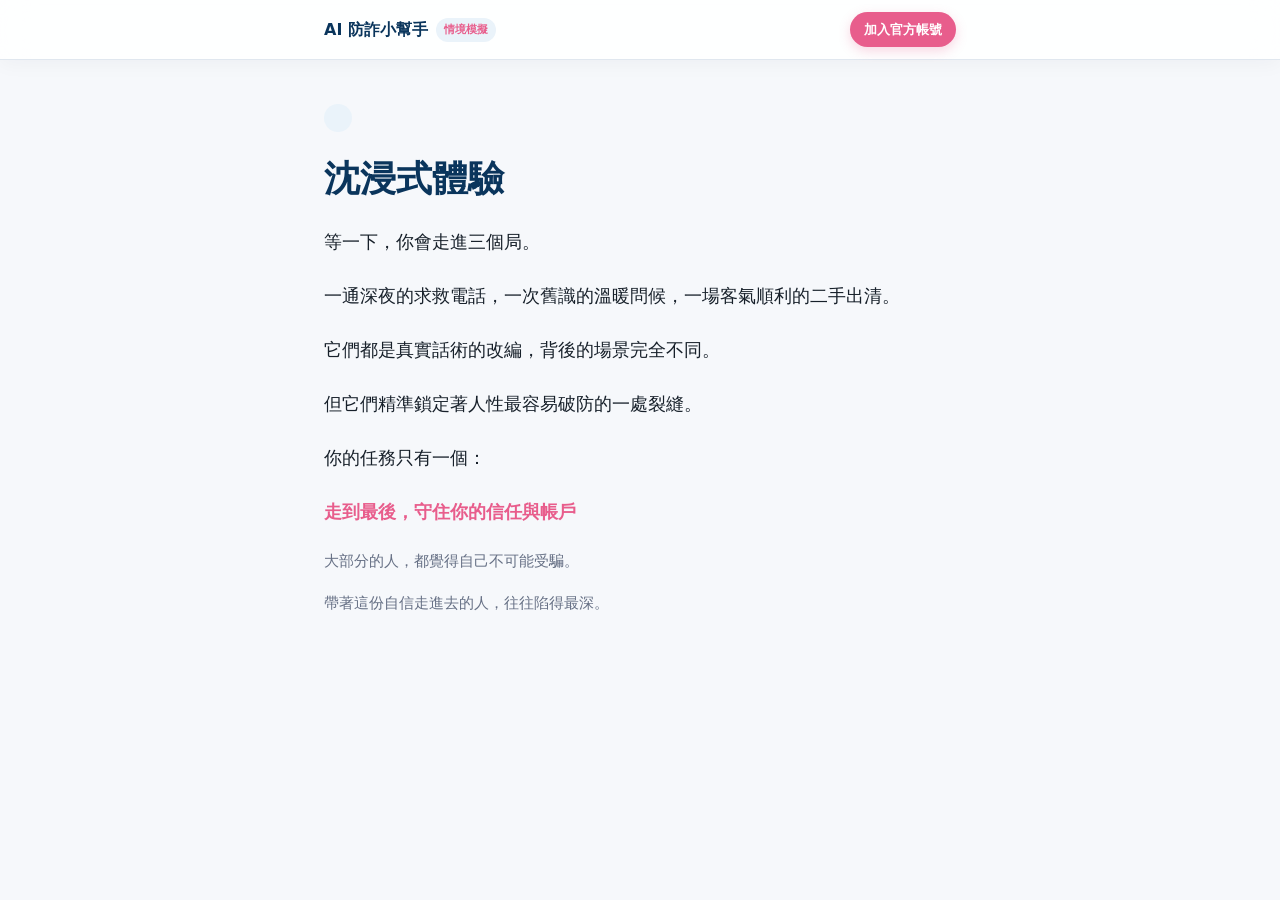
<file: simulator.html>
<!DOCTYPE html>
<html lang="zh-Hant">
<head>
  <!-- 網站 Favicon 圖示 -->
  <link rel="icon" type="image/png" href="img/favicon.png" />
<meta charset="UTF-8">
<meta name="viewport" content="width=device-width, initial-scale=1.0, viewport-fit=cover">
<title>沈浸式體驗｜詐騙情境互動模擬器</title>
<style>
  :root {
    --bg: #f6f8fb;
    --surface: #ffffff;
    --surface-soft: #eaf3fa;
    --text: #17202a;
    --muted: #667085;
    --line: #d9e2ec;
    --primary: #e85d8c;
    --primary-dark: #0a355c;
    --button-primary: #e85d8c;
    --button-primary-dark: #c94a76;
    --accent: #e94f7c;
    --warning: #f6b73c;
    --shadow: 0 20px 50px rgba(22, 34, 51, 0.1);
    --card-shadow: 0 10px 24px rgba(22, 34, 51, 0.06);
    --radius: 8px;
    --max: 680px;
    --sans: "Noto Sans TC", "PingFang TC", "Microsoft JhengHei", system-ui, -apple-system, sans-serif;
  }

  * { box-sizing: border-box; margin: 0; padding: 0; -webkit-tap-highlight-color: transparent; }
  html { scroll-behavior: smooth; }
  body {
    background: var(--bg);
    color: var(--text);
    font-family: var(--sans);
    line-height: 1.65;
    min-height: 100vh;
    display: flex;
    flex-direction: column;
    transition: background 0.8s ease, color 0.8s ease;
  }

  /* 主題環境色切換 */
  body.warmA { --bg: #fdf5f7; --surface-soft: #fde8ef; --primary-dark: #3a1c25; }
  body.warmB { --bg: #f4f7fa; --surface-soft: #e4ecf3; --primary-dark: #0c2d4a; }
  body.warmC { --bg: #faf7f2; --surface-soft: #f4ecdf; --primary-dark: #33281c; }
  body.cold { --bg: #eaf3fa; --surface: #ffffff; --text: #0a355c; --line: #b9d1e8; }
  body.night {
    --bg: #091726;
    --surface: #102336;
    --surface-soft: #162f48;
    --text: #f0f6fc;
    --muted: #8ca4bd;
    --line: #223f5e;
    --primary-dark: #ffffff;
    --card-shadow: 0 14px 30px rgba(0, 0, 0, 0.45);
  }

  /* 頂部毛玻璃導覽列 */
  .site-header {
    position: sticky;
    top: 0;
    z-index: 50;
    border-bottom: 1px solid rgba(217, 226, 236, 0.8);
    background: rgba(255, 255, 255, 0.88);
    backdrop-filter: blur(16px) saturate(160%);
    box-shadow: 0 4px 20px rgba(22, 34, 51, 0.04);
  }
  body.night .site-header {
    background: rgba(9, 23, 38, 0.88);
    border-bottom: 1px solid rgba(34, 63, 94, 0.8);
  }
  .header-inner {
    max-width: var(--max);
    margin: 0 auto;
    padding: 12px 24px;
    display: flex;
    align-items: center;
    justify-content: space-between;
  }
  .brand-title {
    display: flex;
    align-items: center;
    gap: 8px;
    font-size: 16px;
    font-weight: 900;
    color: var(--primary-dark);
  }
  .brand-badge {
    background: var(--surface-soft);
    color: var(--primary);
    font-size: 11px;
    font-weight: 800;
    padding: 3px 8px;
    border-radius: 999px;
  }
  .header-line-btn {
    display: inline-flex;
    align-items: center;
    gap: 6px;
    padding: 7px 14px;
    border-radius: 999px;
    background: var(--button-primary);
    color: #fff;
    font-size: 13px;
    font-weight: 800;
    text-decoration: none;
    box-shadow: 0 4px 12px rgba(232, 93, 140, 0.25);
    transition: transform 180ms ease, background 180ms ease;
  }
  .header-line-btn:hover {
    background: var(--button-primary-dark);
    transform: translateY(-1px);
  }

  /* 主舞台 Stage */
  #stage {
    width: 100%;
    max-width: var(--max);
    margin: 0 auto;
    padding: 44px 24px 100px;
    flex: 1;
    display: flex;
    flex-direction: column;
  }

  /* 頂部場景標籤 */
  .tag {
    display: inline-flex;
    align-items: center;
    align-self: flex-start;
    padding: 5px 14px;
    margin-bottom: 24px;
    border-radius: 999px;
    background: var(--surface-soft);
    color: var(--primary-dark);
    font-size: 13px;
    font-weight: 800;
    letter-spacing: 0.06em;
    min-height: 28px;
  }
  body.night .tag {
    background: var(--surface-soft);
    color: var(--primary);
  }

  /* 內文排版 */
  #text p {
    font-size: 18px;
    line-height: 1.85;
    margin-bottom: 1.15em;
    opacity: 0;
    transform: translateY(8px);
    animation: appear 0.45s cubic-bezier(0.16, 1, 0.3, 1) forwards;
  }
  #text p.big {
    font-size: clamp(26px, 4.5vw, 36px);
    line-height: 1.3;
    font-weight: 900;
    color: var(--primary-dark);
    margin-bottom: 0.6em;
  }
  #text p.said {
    padding: 14px 18px;
    border-left: 4px solid var(--primary);
    background: var(--surface);
    border-radius: 0 var(--radius) var(--radius) 0;
    border-top: 1px solid var(--line);
    border-right: 1px solid var(--line);
    border-bottom: 1px solid var(--line);
    font-size: 17px;
    font-weight: 600;
    color: var(--text);
    box-shadow: 0 4px 12px rgba(22, 34, 51, 0.03);
  }
  body.night #text p.said {
    background: var(--surface);
    color: var(--text);
  }
  #text p.mark {
    color: var(--primary);
    font-weight: 800;
  }
  #text p.small {
    font-size: 15px;
    color: var(--muted);
    line-height: 1.7;
  }

  @keyframes appear { to { opacity: 1; transform: none; } }
  @media (prefers-reduced-motion: reduce) {
    #text p, .step, .door { animation: none !important; opacity: 1 !important; transform: none !important; }
    body { transition: none; }
  }

  /* 選項容器 */
  #choices {
    margin-top: 32px;
    display: flex;
    flex-direction: column;
    gap: 12px;
  }

  /* 🎯 全域按鈕統一樣式：全面統一為品牌桃紅色，消除任何視覺混淆 */
  button {
    font-family: var(--sans);
    font-size: 16px;
    font-weight: 800;
    line-height: 1.45;
    padding: 16px 20px;
    border-radius: var(--radius);
    border: 1px solid var(--button-primary);
    background: var(--button-primary);
    color: #ffffff;
    cursor: pointer;
    text-align: center;
    box-shadow: 0 10px 24px rgba(232, 93, 140, 0.24);
    transition: all 180ms ease;
    text-decoration: none;
    display: inline-flex;
    align-items: center;
    justify-content: center;
  }
  button:hover {
    background: var(--button-primary-dark);
    border-color: var(--button-primary-dark);
    color: #ffffff;
    transform: translateY(-2px);
    box-shadow: 0 14px 30px rgba(232, 93, 140, 0.35);
  }
  button:active {
    transform: scale(0.985);
    box-shadow: 0 6px 14px rgba(232, 93, 140, 0.2);
  }
  button:focus-visible {
    outline: 3px solid rgba(232, 93, 140, 0.4);
    outline-offset: 2px;
  }

  /* 門卡樣式（專屬於主選單的關卡選擇卡） */
  button.door {
    display: block;
    width: 100%;
    text-align: left;
    border: 1px solid var(--line);
    border-radius: var(--radius);
    padding: 20px 22px;
    background: var(--surface);
    color: var(--text);
    box-shadow: var(--card-shadow);
    opacity: 0;
    animation: appear 0.45s ease forwards;
  }
  button.door:hover {
    border-color: var(--primary);
    background: #ffffff;
    color: var(--text);
    transform: translateY(-2px);
    box-shadow: 0 12px 28px rgba(22, 34, 51, 0.08);
  }
  button.door span {
    display: block;
    font-size: 18px;
    font-weight: 900;
    color: var(--primary-dark);
  }
  button.door small {
    display: block;
    font-size: 14px;
    color: var(--muted);
    margin-top: 6px;
    font-weight: 500;
  }
  button.door .done {
    display: inline-block;
    color: #fff;
    background: var(--primary);
    font-size: 11px;
    font-weight: 800;
    padding: 2px 8px;
    border-radius: 999px;
    margin-top: 8px;
  }
  body.night button.door {
    background: var(--surface);
    border-color: var(--line);
    color: var(--text);
  }
  body.night button.door span {
    color: var(--text);
  }

  /* 倒帶步驟卡片 */
  .step {
    border: 1px solid var(--line);
    border-left: 4px solid var(--primary);
    border-radius: var(--radius);
    padding: 18px 20px;
    margin-bottom: 14px;
    background: var(--surface);
    box-shadow: 0 6px 18px rgba(22, 34, 51, 0.04);
    opacity: 0;
    animation: appear 0.45s ease forwards;
  }
  .step h3 {
    font-size: 16px;
    font-weight: 900;
    color: var(--primary-dark);
    margin-bottom: 8px;
  }
  .step p {
    font-size: 15px !important;
    line-height: 1.75 !important;
    margin-bottom: 6px !important;
    color: var(--muted) !important;
    animation: none !important;
    opacity: 1 !important;
    transform: none !important;
  }
  .step .hit {
    display: inline-block;
    font-size: 12px;
    font-weight: 800;
    color: #fff;
    background: var(--accent);
    padding: 3px 10px;
    border-radius: 999px;
    margin-top: 8px;
  }

  /* 🎯 結尾專屬 LINE 官方帳號卡片 */
  .line-cta-card {
    margin-top: 36px;
    padding: 26px 24px;
    border: 1.5px solid rgba(232, 93, 140, 0.35);
    border-radius: var(--radius);
    background: var(--surface);
    box-shadow: 0 14px 34px rgba(22, 34, 51, 0.08);
    text-align: center;
    display: flex;
    flex-direction: column;
    align-items: center;
    gap: 12px;
  }
  .line-cta-badge {
    display: inline-flex;
    align-items: center;
    font-size: 12px;
    font-weight: 800;
    color: var(--primary);
    background: var(--surface-soft);
    padding: 4px 12px;
    border-radius: 999px;
  }
  .line-cta-title {
    font-size: 21px;
    font-weight: 900;
    color: var(--primary-dark);
    margin: 0;
  }
  body.night .line-cta-title {
    color: #ffffff;
  }
  .line-cta-desc {
    font-size: 15px;
    color: var(--muted);
    line-height: 1.7;
    margin: 0;
    max-width: 480px;
  }
  .line-cta-btn {
    display: inline-flex;
    align-items: center;
    justify-content: center;
    gap: 10px;
    width: 100%;
    max-width: 380px;
    margin-top: 8px;
    padding: 16px 22px;
    border-radius: var(--radius);
    background: #06c755; /* LINE 官方代表色 */
    color: #ffffff !important;
    font-size: 16px;
    font-weight: 800;
    text-decoration: none;
    box-shadow: 0 10px 22px rgba(6, 199, 85, 0.28);
    transition: all 180ms ease;
  }
  .line-cta-btn:hover {
    background: #05b04c;
    transform: translateY(-2px);
    box-shadow: 0 14px 28px rgba(6, 199, 85, 0.38);
  }
  .line-cta-btn svg {
    flex-shrink: 0;
  }

  .credit {
    margin-top: 36px;
    font-size: 13px;
    color: var(--muted);
    line-height: 1.8;
    text-align: center;
  }
</style>
</head>
<body>

<header class="site-header">
  <div class="header-inner">
    <div class="brand-title">
      AI 防詐小幫手
      <span class="brand-badge">情境模擬</span>
    </div>
    <a href="https://lin.ee/wIxEnCH" target="_blank" rel="noopener noreferrer" class="header-line-btn">
      加入官方帳號
    </a>
  </div>
</header>

<div id="stage">
  <div class="tag" id="tag"></div>
  <div id="text"></div>
  <div id="choices"></div>
</div>

<script>
(function(){
  const T = document.getElementById('text'), C = document.getElementById('choices'), TAG = document.getElementById('tag');
  let lastResult = '';
  const rm = matchMedia('(prefers-reduced-motion: reduce)').matches;
  let F = {};
  const done = { a: false, b: false, c: false };

  function setBody(cls) { document.body.className = cls || ''; }
  function show(node) {
    T.innerHTML = ''; C.innerHTML = ''; TAG.textContent = node.tag || '';
    window.scrollTo({ top: 0, behavior: 'smooth' });
    (node.lines || []).forEach((ln, i) => {
      const p = document.createElement('p');
      if (typeof ln === 'string') { p.textContent = ln; } else { p.textContent = ln.t; if (ln.c) p.className = ln.c; }
      p.style.animationDelay = (i * 0.24) + 's'; T.appendChild(p);
    });
    const delay = rm ? 0 : (((node.lines || []).length * 0.24 + 0.25) * 1000);
    setTimeout(() => {
      (node.choices || []).forEach(ch => {
        const b = document.createElement('button');
        b.textContent = (typeof ch.t === 'function') ? ch.t() : ch.t;
        b.onclick = () => { if (ch.do) ch.do(b); if (ch.next) go(ch.next); };
        C.appendChild(b);
      });
      if (node.render) node.render();
    }, delay);
  }

  const S = {};
  function go(id) { const n = S[id]; if (n.enter) n.enter(); show(n); }

  function doShare(btn) {
    const text = '「善良的重量」三個你以為你不會中的防詐模擬\n' + (lastResult ? ('我剛剛' + lastResult + '\n') : '') + '換你走走看：\n' + location.href;
    if (navigator.clipboard && navigator.clipboard.writeText) {
      navigator.clipboard.writeText(text).catch(() => {});
    }
    if (btn) btn.textContent = '已複製分享連結';
    if (navigator.share) {
      navigator.share({ title: '善良的重量｜AI 防詐小幫手', text: text }).catch(() => {});
    }
  }

  function addShareCTA(container) {
    const s1 = document.createElement('button');
    s1.textContent = '把這個測驗，傳給你在乎的人';
    s1.onclick = () => doShare(s1);
    container.appendChild(s1);
  }

  /* 🎯 渲染 LINE 官方帳號導流卡片 */
  function renderLineCTA(container) {
    const card = document.createElement('div');
    card.className = 'line-cta-card';
    card.innerHTML = `
      <div class="line-cta-badge">官方認證</div>
      <h3 class="line-cta-title">AI 防詐小幫手．守護你的安全</h3>
      <p class="line-cta-desc">日常對話遇到可疑訊息？隨時把截圖傳給 AI 防詐小幫手，即時為你分析話術與風險等級。</p>
      <a href="https://lin.ee/wIxEnCH" target="_blank" rel="noopener noreferrer" class="line-cta-btn">
        <svg width="20" height="20" viewBox="0 0 24 24" fill="currentColor"><path d="M12 2C6.48 2 2 6.03 2 11c0 3.12 1.77 5.88 4.47 7.42-.2.74-.75 2.76-.86 3.19-.14.54.2.53.42.38.17-.11 2.37-1.61 3.32-2.26.85.18 1.74.27 2.65.27 5.52 0 10-4.03 10-9S17.52 2 12 2z"/></svg>
        立即加入 LINE 官方帳號
      </a>
    `;
    container.appendChild(card);
  }

  /* ============ 開場 ============ */
  S.landing = {
    enter() { setBody(''); },
    lines: [
      { t: '沈浸式體驗', c: 'big' },
      '等一下，你會走進三個局。',
      '一通深夜的求救電話，一次舊識的溫暖問候，一場客氣順利的二手出清。',
      '它們都是真實話術的改編，背後的場景完全不同。',
      '但它們精準鎖定著人性最容易破防的一處裂縫。',
      '你的任務只有一個：',
      { t: '走到最後，守住你的信任與帳戶', c: 'mark' },
      { t: '大部分的人，都覺得自己不可能受騙。', c: 'small' },
      { t: '帶著這份自信走進去的人，往往陷得最深。', c: 'small' }
    ],
    choices: [{ t: '我準備好了，開始體驗', next: 'menu' }]
  };

  /* ============ 選單 ============ */
  S.menu = {
    enter() { setBody(''); F = {}; },
    lines: [
      { t: '三扇門', c: 'big' },
      { t: '選一扇門，走進生活日常裡的真實盲區', c: 'small' }
    ],
    render() {
      const doors = [
        ['a', '深夜的急難來電', '凌晨兩點，熟識之人的聲音在電話那頭焦急哭泣'],
        ['b', '懂你辛苦的舊識', '每天被責任推著走，很久沒人關心你過得累不累'],
        ['c', '過於客氣的買家', '出清一件二手物品，你只想乾脆、順利地完成']
      ];
      doors.forEach((d, i) => {
        const b = document.createElement('button');
        b.className = 'door';
        b.style.animationDelay = (i * 0.12) + 's';
        b.innerHTML = '<span></span><small></small>';
        b.querySelector('span').textContent = d[1];
        b.querySelector('small').textContent = d[2];
        if (done[d[0]]) {
          const s = document.createElement('small');
          s.className = 'done';
          s.textContent = '已完成體驗';
          b.appendChild(s);
        }
        b.onclick = () => go(d[0] + '_intro');
        C.appendChild(b);
      });
      if (done.a || done.b || done.c) {
        const b = document.createElement('button');
        b.style.marginTop = '10px';
        b.textContent = '核心解析：為什麼詐騙的第一步，都是溫度？';
        b.onclick = () => go('finale');
        C.appendChild(b);
        addShareCTA(C);
      }
    },
    choices: []
  };

  /* ============ 局 A：深夜的急難來電 ============ */
  S.a_intro = {
    enter() { setBody('warmA'); F = { rush: 0, verify: 0, hesitate: 0, swiped: null }; },
    lines: [
      { t: '走進這段日常', c: 'big' },
      '心裡想著那個你最在乎、此刻卻不在身邊的人。',
      '可能在異地打拼、在求學，或是同住但今晚因事未歸。',
      '你很關心對方，但平時大家都很忙，日常聯絡總是簡短平淡。',
      '凌晨兩點十七分，手機突然劇烈震動。'
    ],
    choices: [{ t: '接起這通陌生號碼', next: 'a_call' }]
  };
  S.a_call = {
    tag: '凌晨 02:17',
    lines: [
      '電話接通，耳邊傳來急促粗重的呼吸聲與車輛呼嘯的背景音。',
      { t: '「是我⋯⋯你現在旁邊有人嗎？」', c: 'said' },
      '那是你最熟悉的聲音，語氣、換氣停頓都分毫不差。',
      '但那聲音抖得厲害，帶著瀕臨崩潰的哭腔。'
    ],
    choices: [
      { t: '「怎麼了？！你人在哪裡？出什麼事了？」', do: () => F.rush = 1, next: 'a_crisis' },
      { t: '「先冷靜，你原本的手機呢？這誰的號碼？」', do: () => F.verify = 1, next: 'a_doubt' }
    ]
  };
  S.a_doubt = {
    tag: '電話通話中',
    lines: [
      { t: '「我手機撞爛了！這是借路人的電話打的！」', c: 'said' },
      '電話另一頭傳來刺耳的鳴笛聲與嘈雜叫罵聲。',
      { t: '「我現在沒辦法多解釋，事情很嚴重⋯⋯」', c: 'said' },
      '對方的慌亂透過話筒完全傳染給了你。'
    ],
    choices: [{ t: '「好，你慢慢說，到底發生什麼事」', next: 'a_crisis' }]
  };
  S.a_crisis = {
    tag: '電話通話中',
    lines: [
      { t: '「我剛剛在路上擦撞到人，對方的車很貴，人受傷了在叫救護車」', c: 'said' },
      { t: '「對方說半小時內拿出十萬醫藥保證金，簽和解書就不叫警察」', c: 'said' },
      { t: '「不然等警察一來做筆錄、扣車移送，我下週的執照面試就全毀了⋯⋯」', c: 'said' },
      '電話那端傳來一句壓低、極其無助的懇求：',
      { t: '「拜託你，先不要跟家裡其他人講，大家一慌只會把事情鬧大」', c: 'said' },
      { t: '「只有你能幫我了」', c: 'mark' }
    ],
    choices: [
      { t: '打開手機網銀準備轉帳支援', do: () => F.swiped = true, next: 'a_reveal' },
      { t: '「你把電話給旁邊的人，我來跟對方談」', next: 'a_pressure' }
    ]
  };
  S.a_pressure = {
    tag: '電話通話中',
    lines: [
      '對方在電話裡失控哭了出來：',
      { t: '「對方根本不肯接電話！他們圍著我，只要看到戶頭入帳證明」', c: 'said' },
      { t: '「剩下不到二十分鐘了，你現在去聯絡別人，時間就過了啊！」', c: 'said' },
      '背景裡傳來陌生人暴躁的催促咆哮。',
      '你的心臟狂跳，每一秒的猶豫都像在折磨你。'
    ],
    choices: [
      { t: '不忍心讓對方承擔後果，按下轉帳', do: () => { F.swiped = true; F.hesitate++; }, next: 'a_reveal' },
      { t: '咬牙掛斷電話，直接撥打對方的原本號碼與通訊軟體查證', do: () => F.swiped = false, next: 'a_reveal' }
    ]
  };
  S.a_reveal = {
    enter() { buildReveal('a', '十萬元'); },
    lines: [], choices: []
  };
  const stepsA = () => [
    ['一、聲紋仿造已無門檻', '僅需數秒公開影音，AI 即可生成帶有情緒哭腔、換氣聲的極度逼真語音。', true],
    ['二、環境音效摧毀冷靜', '背景的警笛、叫罵與車流聲，是刻意配置的情境音效，目的在癱瘓你的思考餘裕。', F.rush],
    ['三、時間熔斷機制', '「只剩二十分鐘」不是為了爭取時間，而是切斷所有理性求證的可能。', true],
    ['四、以在乎為名的封口令', '「別跟其他人講」，精準封鎖身邊親友相互提醒的最後防護網。', true],
    ['五、責任綁架與關心則亂', '將問題提升至「一生前途」，利用你對重要之人的保護欲，讓人甘願冒險。', F.swiped !== false]
  ];
  S.a_defend = {
    tag: '如何防守這局？',
    lines: [
      '面對任何涉及人身危機的深夜求助，牢記唯一的防守原則：',
      { t: '「天大的急事，都經得起掛掉查證。」', c: 'big' },
      '正規的急難救助程序，絕不會仰賴一通「掛斷就失聯」的私人急匯。',
      '掛斷通話，透過原本號碼、通訊軟體、同住夥伴或撥打 110、165 求證。',
      '或者，平時約定一個「只有你們彼此知道、從未公開提過」的安全通關密語。',
      '技術能生成聲音，但無法生成真實的生活記憶。'
    ],
    choices: [{ t: '完成這局體驗', do: () => done.a = true, next: 'menu' }]
  };

  /* ============ 局 B：懂你辛苦的舊識 ============ */
  S.b_intro = {
    enter() { setBody('warmB'); F = { warmup: 0, ask: 0, group: 0, taste: 0, hesitate: 0, swiped: null }; },
    lines: [
      { t: '換一段生活狀態', c: 'big' },
      '你是一個每天腳踏實地、認真對待工作與責任的人。',
      '但生活日復一日，各項開銷沉沉壓在肩上。',
      '上週深夜發了一則略帶疲倦的限時動態，隨後又覺得矯情，五分鐘後自己默默刪除。',
      '隔天依舊若無其事地維持日常運轉。'
    ],
    choices: [{ t: '我準備好了', next: 'b_dm' }]
  };
  S.b_dm = {
    tag: '平日深夜',
    lines: [
      '通訊軟體跳出一則訊息，來自很久沒深聊的朋友。',
      '彼此知道名字，但幾年沒什麼交集。',
      { t: '「剛剛好像看到你發動態又刪掉，還好嗎？」', c: 'said' },
      { t: '「沒有要幹嘛啦，剛好滑到，想說問一聲」', c: 'said' },
      '你們有一搭沒一搭地聊著。',
      '對方完全不問敏感隱私，只是安靜聽你訴說對現狀的無力與倦怠。',
      '訊息結束前你突然意識到：',
      { t: '好久沒有人，只是單純問你一句「過得累不累」了', c: 'mark' }
    ],
    choices: [
      { t: '「謝謝你，改天喝杯東西聊聊」', do: () => F.warmup = 1, next: 'b_meet' },
      { t: '客氣道謝，打算點到為止', next: 'b_dmB' }
    ]
  };
  S.b_dmB = {
    tag: '隔天下午',
    lines: [
      '對方回傳：',
      { t: '「不勉強約啦，大家平常都在硬撐」', c: 'said' },
      { t: '「只是覺得大家都不容易，能找個懂的人說說話也好」', c: 'said' },
      '這句話精準擊中了你緊繃已久的防備。'
    ],
    choices: [{ t: '「⋯⋯好，週末喝杯咖啡吧」', do: () => F.warmup = 1, next: 'b_meet' }]
  };
  S.b_meet = {
    tag: '週末・咖啡館',
    lines: [
      '對方先到了，整體狀態看起來異常從容、鬆弛。',
      '見面時沒有任何推銷或炫耀，全程都在關心你的生活。',
      '結帳時對方自然地先拿手機結清：',
      { t: '「我來就好，這陣子生活比較順，你跟我別客氣」', c: 'said' },
      '你看著對方的從容，再對比自己每天被瑣事追著跑的疲憊。'
    ],
    choices: [{ t: '「你看起來狀態很好，最近在忙什麼？」忍不住好奇', do: () => F.ask = 1, next: 'b_tease' }]
  };
  S.b_tease = {
    tag: '週末・咖啡館',
    lines: [
      '對方笑了笑，語氣很淡：',
      { t: '「就自己摸索了一些數據工具，做一點分散配置」', c: 'said' },
      { t: '「不過我先說，這不一定適合每個人，純粹是我自己想多點選擇權」', c: 'said' },
      '對方越是保留，你越覺得這是一個踏實存在的可能。'
    ],
    choices: [
      { t: '「可以跟我說說看嗎？我想多了解」', next: 'b_group' },
      { t: '「滿特別的」先不主動追問', next: 'b_teaseB' }
    ]
  };
  S.b_teaseB = {
    tag: '回家的路上',
    lines: [
      '對方真的沒有再聊這個話題，只是談談生活趣事。',
      '但回到安靜的住處，對比那份「從容」，你忍不住主動發了訊息：',
      { t: '「今天說的那個配置，能借我參考一下嗎？」', c: 'said' }
    ],
    choices: [{ t: '對方傳來了一個 LINE 社群邀請', next: 'b_group' }]
  };
  S.b_group = {
    tag: '加入 LINE 社群',
    lines: [
      { t: '「你先看大家怎麼交流就好，不用急著參與」', c: 'said' },
      '對方把你加入了 LINE 社群裡沒有誇張的暴富口號，都是認真生活的人在分享進度。',
      '有人說「終於敢把平日的兼職推掉了」，有人說「心態踏實很多」。',
      '你看了一週，疑慮漸漸被平靜取代。'
    ],
    choices: [{ t: '詢問如何先小額嘗試', do: () => F.group = 1, next: 'b_taste' }]
  };
  S.b_taste = {
    tag: '兩週後',
    lines: [
      '你投入了一筆不影響生活的小額資金嘗試。',
      '兩週後系統顯示結算，帳面產生了正常合理的回報。',
      '你嘗試按下提領——',
      '款項在十分鐘內，準時進到了你的實體銀行帳戶。',
      '那一刻你想的不是風險：',
      { t: '原來這真的能成為改變沉重生活的一個出口', c: 'mark' }
    ],
    choices: [{ t: '繼續往下走', do: () => F.taste = 1, next: 'b_final' }]
  };
  S.b_final = {
    tag: '第三週',
    lines: [
      '對方私訊你一張內部調整公告：',
      { t: '「內部存取機制即將升級，接下來會提高門檻」', c: 'said' },
      { t: '「現有成員只有今晚能鎖定名額，基礎配置需要二十萬」', c: 'said' },
      '你猶豫著說想跟身邊親近的人商量一下。',
      '對方語氣依舊平靜溫和：',
      { t: '「我理解，但沒接觸過這套邏輯的人，第一反應一定是叫你停在原地」', c: 'said' },
      { t: '「我不勉強你，只是覺得你值得更好的生活節奏」', c: 'said' }
    ],
    choices: [
      { t: '把握機會，轉入款項鎖定名額', do: () => F.swiped = true, next: 'b_reveal' },
      { t: '「這筆金額太大，我真的要再想幾天」', next: 'b_pressure' }
    ]
  };
  S.b_pressure = {
    tag: '深夜 23:40',
    lines: [
      'LINE 社群陸續有人回報「名額已保留」。',
      '距離截止只剩二十分鐘。',
      '對方傳來最後一句話：',
      { t: '「沒事，如果你覺得現在這樣日復一日的生活也很好，那就先不用勉強」', c: 'said' },
      '這句話沒有施壓，卻直刺你內心最深的疲憊：',
      { t: '你真的很想擺脫現在這個喘不過氣的循環', c: 'mark' }
    ],
    choices: [
      { t: '在最後一刻將款項轉出', do: () => { F.swiped = true; F.hesitate++; }, next: 'b_reveal' },
      { t: '關掉螢幕，強制自己上床睡覺', do: () => F.swiped = false, next: 'b_reveal' }
    ]
  };
  S.b_reveal = {
    enter() { buildReveal('b', '二十萬元'); },
    lines: [], choices: []
  };
  const stepsB = () => [
    ['一、共情疲憊，卸下心防', '不談利益，只關心你的勞累，建立起稀缺的理解與信任。', F.warmup],
    ['二、展示鬆弛感引導追問', '「我請得起、我過得比較順」，用生活狀態的差距讓你主動尋求答案。', F.ask],
    ['三、欲擒故縱的邊界感', '「這不一定適合每個人」，營造客觀假象，使主控權看似全在你自己手裡。', true],
    ['四、真實出金的信任陷阱', '用小額利潤與順暢出金買下你最終的信任，這是所有資金盤必經的誘餌期。', F.taste],
    ['五、切斷身邊的客觀建議', '把親友的理性提醒包裝成「拉住你改變的阻礙」，徹底孤立你的判斷。', F.swiped !== false]
  ];
  S.b_defend = {
    tag: '如何防守這局？',
    lines: [
      '當有人陷入這類精密的局時，直指對方「貪心」往往只會激起防禦心。',
      '因為對方想買的不是暴富，而是**對生活的喘息空間與希望**。',
      '此時最有效的一句話是：',
      { t: '「這套機制，敢不敢讓第三方的專業機構查核？」', c: 'big' },
      '真正健康的財務管道，從不怕公開透明檢驗；',
      '急於要在今晚下決定的，全是在賭你那一瞬間的疲憊與脆弱。'
    ],
    choices: [{ t: '完成這局體驗', do: () => done.b = true, next: 'menu' }]
  };

  /* ============ 局 C：過於客氣的買家 ============ */
  S.c_intro = {
    enter() { setBody('warmC'); F = { polite: 0, guilt: 0, service: 0, hesitate: 0, swiped: null }; },
    lines: [
      { t: '再換一個日常片刻', c: 'big' },
      '家裡放著一件你用不到、但狀況良好的閒置物品。',
      '你拍了照，放上二手拍賣平台。',
      '定價不高，只希望能順利出清，清出生活空間。',
      '你最怕遇到囉嗦砍價、約好又消失的人。',
      '你只想乾脆、順利地完成這件小事。'
    ],
    choices: [{ t: '我準備好了', next: 'c_msg' }]
  };
  S.c_msg = {
    tag: '刊登後十分鐘',
    lines: [
      '平台跳出新訊息通知。',
      '對方的頭像乾淨樸素，文字開頭用的是「您好」：',
      { t: '「您好，請問這件商品還在嗎？不好意思打擾您休息了。」', c: 'said' },
      '對方一句價都沒殺，甚至體貼補充：',
      { t: '「我很喜歡這個，價格完全沒問題，運費我也會全額負擔。」', c: 'said' },
      { t: '「您方便的時間再寄出就好，辛苦您了！」', c: 'said' },
      '在充滿惡意殺價的二手環境裡：',
      { t: '遇到這麼客氣禮貌的人，你心裡瞬間放鬆了一大半', c: 'mark' }
    ],
    choices: [
      { t: '「還在喔，可以直接下單，謝謝你！」', do: () => F.polite = 1, next: 'c_deal' },
      { t: '回覆商品狀態，確認寄送方式', next: 'c_deal' }
    ]
  };
  S.c_deal = {
    tag: '兩分鐘後',
    lines: [
      '對方很快回訊：',
      { t: '「太好了！因為我有平台補助金，想用官方保障的專屬連結結帳」', c: 'said' },
      { t: '「我剛按了結帳，但系統好像跳出錯誤，您有收到嗎？」', c: 'said' },
      '接著傳來一張截圖，中央跳著顯眼的紅色警示：',
      { t: '『訂單失敗：賣方帳戶尚未完成「金流安全協議簽署」，買方款項已凍結扣留。』', c: 'big' }
    ],
    choices: [{ t: '點開截圖仔細看', next: 'c_glitch' }]
  };
  S.c_glitch = {
    tag: '交易卡關',
    lines: [
      '你看著截圖，還沒反應過來。',
      '對方接連傳來好幾則訊息，文字裡全是焦急，卻還在為你著想：',
      { t: '「對不起！我的帳戶扣款成功了，但款項被卡在金流中心」', c: 'said' },
      { t: '「系統說是因為您那邊還沒驗證，結果害我的帳號也被限制交易了⋯⋯」', c: 'said' },
      { t: '「真的很不好意思給您添麻煩，我不知道會這樣⋯⋯」', c: 'said' },
      '你看著對方的自責道歉，心裡頓時湧上一陣內疚：',
      { t: '自己只是出清閒置物，怎麼反而害到別人？', c: 'mark' }
    ],
    choices: [
      { t: '「別緊張，我看看怎麼幫你處理」', do: () => F.guilt = 1, next: 'c_service' },
      { t: '「這是我第一次遇到，要怎麼解開？」', do: () => F.guilt = 1, next: 'c_service' }
    ]
  };
  S.c_service = {
    tag: '對話中',
    lines: [
      '對方立刻傳來一個帶有平台 Logo 的客服連結：',
      { t: '「客服剛傳這個給我，說賣家點進去完成身分核實，我的錢就會退回，您的賣場也會恢復正常」', c: 'said' },
      { t: '「只要兩分鐘快速認證就好，拜託您了，真的很謝謝您的耐心」', c: 'said' },
      '你點開連結，跳出看似專業的線上客服視窗，要求輸入銀行帳戶進行驗證代碼配對：',
      { t: '『本作業僅為雙向金流通道核實，絕不會扣除任何款項。』', c: 'said' }
    ],
    choices: [
      { t: '按照指示準備進行驗證操作', do: () => F.service = 1, next: 'c_final' },
      { t: '停下動作，覺得交易流程不太對勁', next: 'c_pressure' }
    ]
  };
  S.c_pressure = {
    tag: '猶豫的瞬間',
    lines: [
      '你停了下來，思考拍賣交易為何要跳出外部網頁驗證？',
      '買家此時又傳來訊息，語氣充滿不安：',
      { t: '「您那邊還順利嗎？我的帳戶現在餘額顯示異常，客服說超過十分鐘會凍結」', c: 'said' },
      { t: '「那是我這個月的生活費⋯⋯真的很抱歉催您，只要認證完就好，能麻煩您盡快嗎？」', c: 'said' },
      '對方的客氣與焦慮，像一塊沉重的石頭壓在心上：',
      { t: '拒絕他，好像顯得自己是個冷血又不負責任的麻煩製造者', c: 'mark' }
    ],
    choices: [
      { t: '不想連累對方，照著客服指示輸入資料', do: () => { F.swiped = true; F.hesitate++; }, next: 'c_reveal' },
      { t: '關閉網頁，回到原拍賣 APP 尋求正版官方查證', do: () => F.swiped = false, next: 'c_reveal' }
    ]
  };
  S.c_final = {
    tag: '驗證頁面',
    lines: [
      '假客服介面要求輸入手機收到的銀行簡訊 OTP 認證碼。',
      '買家同步在對話框傳來一句：',
      { t: '「真的太感謝您了，遇到您這樣負責任的賣家是我的幸運。」', c: 'said' },
      '你看著簡訊上的六位數密碼，指尖停在確認鍵上。'
    ],
    choices: [
      { t: '送出驗證碼', do: () => F.swiped = true, next: 'c_reveal' },
      { t: '猛然警醒，立即關閉視窗', do: () => { F.swiped = false; F.hesitate++; }, next: 'c_reveal' }
    ]
  };
  S.c_reveal = {
    enter() { buildReveal('c', '帳戶權限與存款'); },
    lines: [], choices: []
  };
  const stepsC = () => [
    ['一、極致客氣的心理麻醉', '不殺價、體貼寄件、連續道謝，建立「遇到好買家」的預期，徹底卸下防禦。', F.polite],
    ['二、反轉受害者位置', '偽造系統錯誤截圖，把「他要買東西」逆轉成「你的疏忽害他被凍結」，搶奪話語權。', true],
    ['三、武器化責任心與善意', '利用人性中「不想給人添麻煩」的自省特質，讓拒絕變成一種道德罪惡。', F.guilt],
    ['四、高仿假客服與偽造協議', '偽造官方網址與金流協議術語，誘使你脫離安全防護的原生拍賣平台。', F.service],
    ['五、「認證不是扣款」的語言欺騙', '將資金轉出或綁定約定轉帳包裝成「通道安全核實」，混淆真實的金流操作。', F.swiped !== false]
  ];
  S.c_defend = {
    tag: '如何防守這局？',
    lines: [
      '在日常二手交易中，請記住一條核心鐵律：',
      { t: '「所有要求你『離開平台點外部連結認證』的，全部都是假的。」', c: 'big' },
      '正規交易平台的金流通知，只會存在於官方 APP 內建的系統通知匣內。',
      '當心裡浮現「對方好可憐、好像是我害的」時，請默念這句護身咒：',
      { t: '「對方的帳戶問題只有官方能處理；你只是賣東西的人，不是金流工程師。」', c: 'said' },
      '永遠不要用自己的帳戶安全，去替別人的禮貌與焦慮買單。'
    ],
    choices: [{ t: '完成這局體驗', do: () => done.c = true, next: 'menu' }]
  };

  /* ============ 揭曉與覆盤 ============ */
  function buildReveal(branch, money) {
    const L = [];
    const name = branch === 'a' ? '深夜的急難來電' : branch === 'b' ? '懂你辛苦的舊識' : '過於客氣的買家';
    lastResult = F.swiped ? ('在「' + name + '」被突破了防線（幸好是模擬的）') : ('在「' + name + '」守住了防線，但猶豫過好幾次');
    if (F.swiped) {
      L.push({ t: '你的防線被突破了', c: 'big' });
      L.push('先別急著自責或懊惱。');
      L.push('回頭看看，每一步都是精心對準人性脆弱點的推演。');
      if (F.hesitate > 0) L.push('你其實猶豫過，但每一次猶豫，都有人在旁邊加壓或接住。');
    } else {
      L.push({ t: '你成功守住了防線', c: 'big' });
      L.push('不過先別急著覺得自己天生免疫。');
      if (F.hesitate > 0) L.push('剛剛有幾個瞬間，你差一點就點了下去。');
      L.push('而且你是帶著「這是一場測驗」的防備走進來的。');
      L.push('真實世界裡的局，永遠不會先附上劇本標題。');
    }
    L.push({ t: '我們把剛才的陷阱倒帶一次', c: 'small' });
    const node = S[branch + '_reveal'];
    node.lines = L;
    node.choices = [{ t: '倒帶覆盤這局話術', do: () => setBody('cold'), next: branch + '_steps' }];
  }

  ['a', 'b', 'c'].forEach(br => {
    S[br + '_steps'] = {
      tag: '覆盤倒帶',
      lines: [],
      render() {
        const steps = br === 'a' ? stepsA() : br === 'b' ? stepsB() : stepsC();
        steps.forEach((s, i) => {
          const d = document.createElement('div');
          d.className = 'step';
          d.style.animationDelay = (i * 0.25) + 's';
          d.innerHTML = '<h3></h3><p></p>';
          d.querySelector('h3').textContent = s[0];
          d.querySelector('p').textContent = s[1];
          if (s[2]) {
            const t = document.createElement('span');
            t.className = 'hit';
            t.textContent = '剛剛，這一步踩進了你的心理盲區';
            d.appendChild(t);
          }
          T.appendChild(d);
        });
        const b = document.createElement('button');
        b.textContent = '那要怎麼防守？';
        b.onclick = () => go(br + '_defend');
        C.appendChild(b);
      },
      choices: []
    };
  });

  /* ============ 終章 ============ */
  S.finale = {
    enter() { setBody('cold'); },
    lines: [
      { t: '最後一件事', c: 'big' },
      '走過這三個局，情境完全不同。',
      '親人的急難、舊識的同理、買家的體貼。',
      '但你有沒有發現：',
      { t: '第一步，全部一模一樣', c: 'mark' },
      '急難的局，第一步是那個你最熟悉、讓你掛念的聲音；',
      '舊友的局，第一步是有人讀懂你的疲憊，安靜聽你說話；',
      '交易的局，第一步是有人極度客氣體貼，甚至先跟你道歉。',
      '沒有任何一個局，是從惡意或冷酷開始的。',
      { t: '全部都是從「溫度」開始的', c: 'big' },
      '他們比我們更懂得：人在感到被在乎、感到內疚、或急於保護身邊人時，理智是最脆弱的。'
    ],
    choices: [{ t: '所以，我們該怎麼辦？', do: () => setBody('night'), next: 'ending' }]
  };

/* ============ 終章：單頁完整合併版 ============ */
  S.ending = {
    lines: [
      '防詐從來不是智商的較量，而是「情緒與冷靜時間」的拔河。',
      '當局者迷不是因為愚蠢，而是因為身處其中的人，那一刻滿滿都是人性。',
      '我們需要一個第三方的冷靜角色——',
      { t: '在你心跳加速時，提醒你「掛掉重撥」', c: 'big' },
      { t: '在你感到孤單時，提醒你「先讓專業查證」', c: 'big' },
      { t: '在你滿懷內疚時，提醒你「這不是你的過錯」', c: 'big' },
      '那個角色，可以是願意隨時互通電話、不帶指責的彼此，',
      '也可以是一個客觀冷靜的 AI 防詐小幫手。'
    ],
    render() {
      // 1. 插入「官方認證」LINE 導流卡片
      const card = document.createElement('div');
      card.className = 'line-cta-card';
      card.innerHTML = `
        <div class="line-cta-badge">官方認證</div>
        <h3 class="line-cta-title">AI 防詐小幫手．守護你的安全</h3>
        <p class="line-cta-desc">日常對話遇到可疑訊息？隨時把截圖傳給 AI 防詐小幫手，即時為你分析話術與風險等級。</p>
        <a href="https://lin.ee/wIxEnCH" target="_blank" rel="noopener noreferrer" class="line-cta-btn">
          <svg width="20" height="20" viewBox="0 0 24 24" fill="currentColor"><path d="M12 2C6.48 2 2 6.03 2 11c0 3.12 1.77 5.88 4.47 7.42-.2.74-.75 2.76-.86 3.19-.14.54.2.53.42.38.17-.11 2.37-1.61 3.32-2.26.85.18 1.74.27 2.65.27 5.52 0 10-4.03 10-9S17.52 2 12 2z"/></svg>
          立即加入 LINE 官方帳號
        </a>
      `;
      T.appendChild(card);

      // 2. 插入品牌理念小字 (Credit)
      const cr = document.createElement('div');
      cr.className = 'credit';
      cr.style.margin = '20px 0 32px';
      cr.innerHTML = 'AI 防詐小幫手｜守護每一份良善與信任<br>多一分冷靜查證，少一次不可逆的遺憾';
      T.appendChild(cr);

      // 3. 接續渲染結尾提醒：「多留三分鐘」
      const pTitle = document.createElement('p');
      pTitle.className = 'big';
      pTitle.style.marginTop = '28px';
      pTitle.textContent = '多留三分鐘';
      T.appendChild(pTitle);

      const p1 = document.createElement('p');
      p1.textContent = '遇事掛斷電話、退出外部連結、找官方第三方查證。';
      T.appendChild(p1);

      const p2 = document.createElement('p');
      p2.textContent = '那多出來的三分鐘，比任何悔恨都便宜，也比任何事後補救都有效。';
      T.appendChild(p2);
    },
    choices: [
      {
        t: '回到首頁，體驗其他局',
        next: 'menu'
      },
      {
        t: '把這個測驗，傳給你在乎的人',
        do: (btn) => doShare(btn)
      }
    ]
  };

  go('landing');
})();
</script>
</body>
</html>
</file>
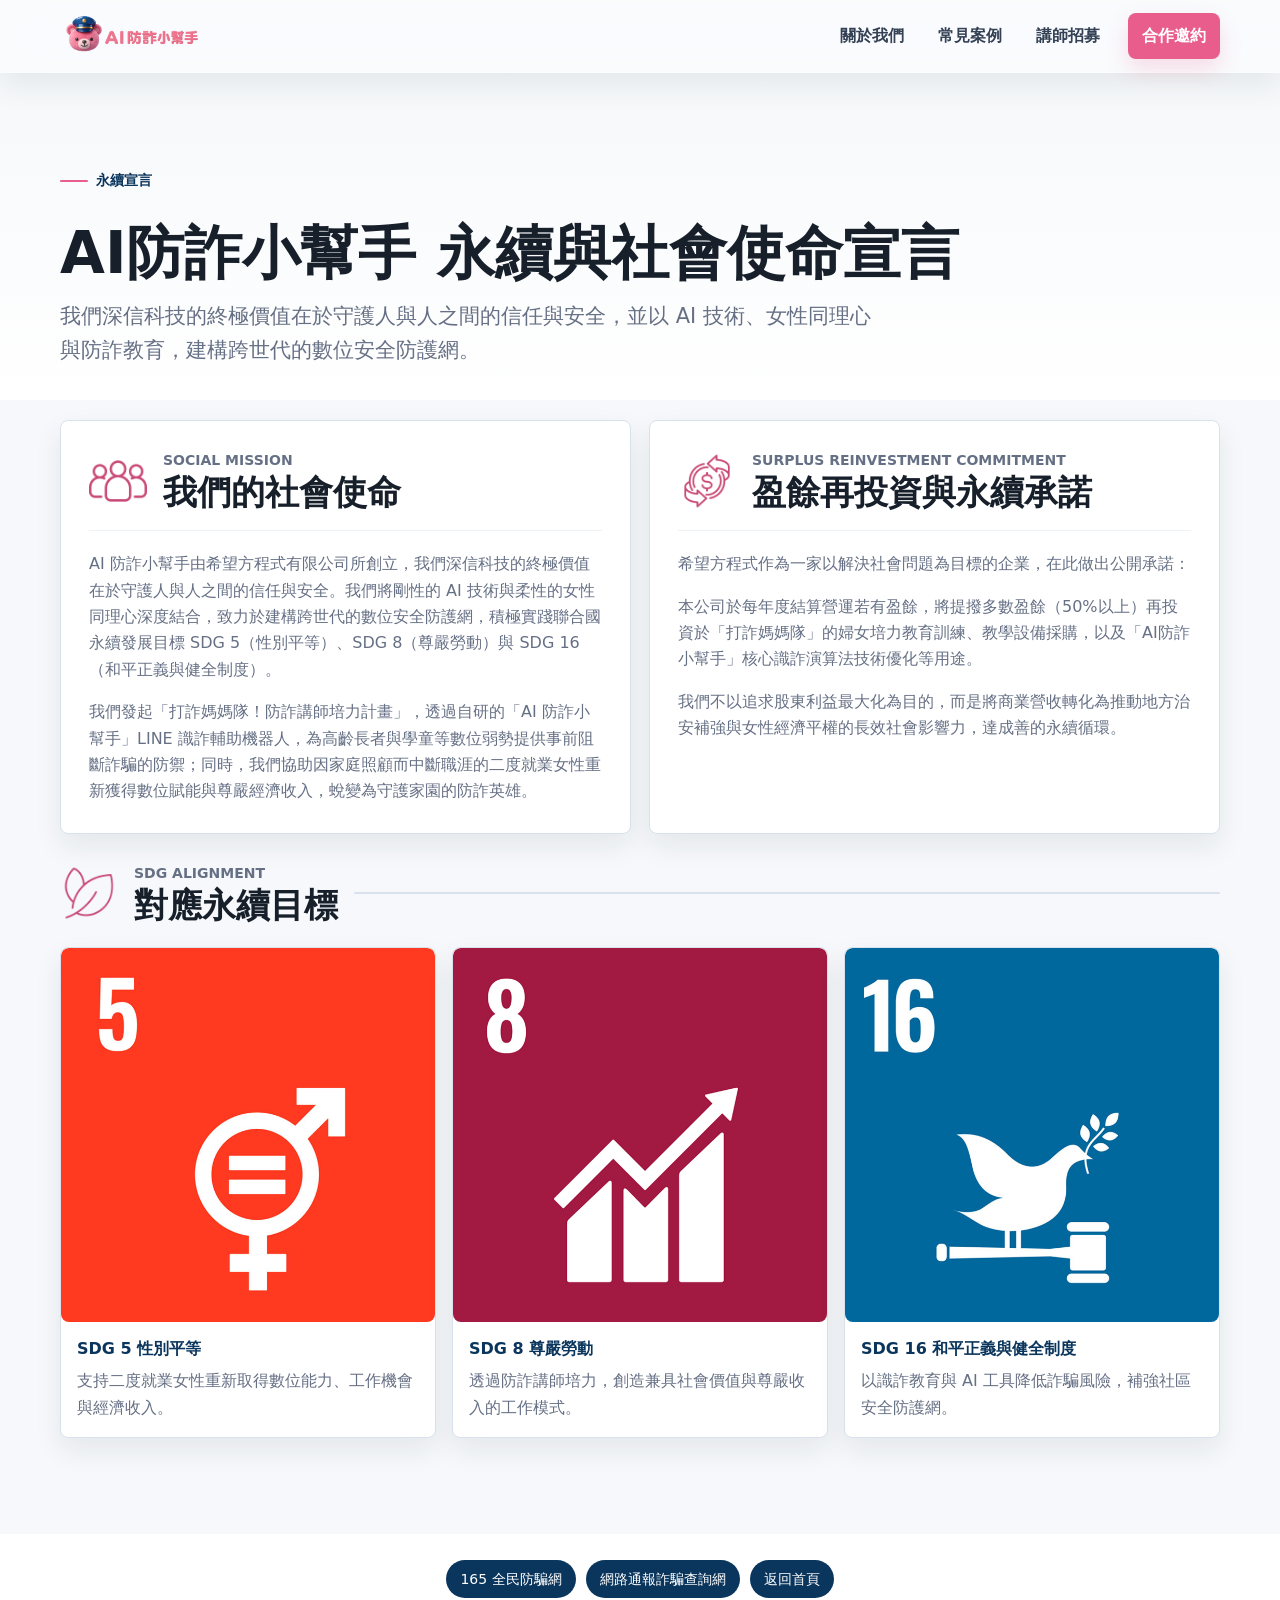
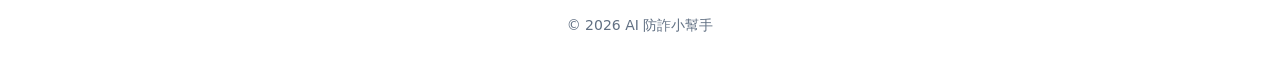
<file: sustainability.html>
<!doctype html>
<html lang="zh-Hant">
  <head>
    <meta charset="utf-8" />
    <meta name="viewport" content="width=device-width, initial-scale=1" />
    <title>永續宣言｜AI 防詐小幫手</title>
    <meta
      name="description"
      content="AI 防詐小幫手永續宣言，說明我們如何透過數位防詐教育、AI 科技與公私協力，推動更安全且更具包容性的數位社會。"
    />
    <link rel="icon" type="image/png" href="img/favicon.png" />
    <link rel="stylesheet" href="style.css" />
  </head>
  <body>
    <a class="skip-link" href="#main">跳到主要內容</a>
    <header class="site-header">
      <nav class="nav" aria-label="主要導覽">
        <a class="brand" href="index.html" aria-label="AI 防詐小幫手首頁">
          <img class="brand-logo" src="img/logo2.png" alt="AI 防詐小幫手" />
        </a>
        <div class="nav-links">
          <a href="index.html#about">關於我們</a>
          <a href="index.html#cases">常見案例</a>
          <a href="index.html#volunteer">講師招募</a>
          <a class="nav-cta" href="index.html#partner">合作邀約</a>
        </div>
      </nav>
    </header>

    <main id="main">
      <section class="section statement-hero" aria-labelledby="statement-title">
        <div class="container statement-hero-inner">
          <p class="eyebrow">永續宣言</p>
          <h1 id="statement-title">AI防詐小幫手 永續與社會使命宣言</h1>
          <p>
            我們深信科技的終極價值在於守護人與人之間的信任與安全，並以 AI 技術、女性同理心與防詐教育，建構跨世代的數位安全防護網。
          </p>
        </div>
      </section>

      <section class="section statement-section" aria-labelledby="statement-commitments">
        <div class="container statement-stack">
          <div class="statement-grid-top">
            <article class="statement-panel">
              <div class="statement-panel-head">
                <img class="statement-icon" src="img/icon/team.png" alt="" aria-hidden="true" loading="lazy" />
                <div>
                  <p class="statement-label">Social Mission</p>
                  <h2 id="statement-commitments">我們的社會使命</h2>
                </div>
              </div>
              <div class="statement-panel-body">
                <p>
                  AI 防詐小幫手由希望方程式有限公司所創立，我們深信科技的終極價值在於守護人與人之間的信任與安全。我們將剛性的 AI 技術與柔性的女性同理心深度結合，致力於建構跨世代的數位安全防護網，積極實踐聯合國永續發展目標 SDG 5（性別平等）、SDG 8（尊嚴勞動）與 SDG 16（和平正義與健全制度）。
                </p>
                <p>
                  我們發起「打詐媽媽隊！防詐講師培力計畫」，透過自研的「AI 防詐小幫手」LINE 識詐輔助機器人，為高齡長者與學童等數位弱勢提供事前阻斷詐騙的防禦；同時，我們協助因家庭照顧而中斷職涯的二度就業女性重新獲得數位賦能與尊嚴經濟收入，蛻變為守護家園的防詐英雄。
                </p>
              </div>
            </article>

            <article class="statement-panel">
              <div class="statement-panel-head">
                <img class="statement-icon" src="img/icon/cash-back.png" alt="" aria-hidden="true" loading="lazy" />
                <div>
                  <p class="statement-label">Surplus Reinvestment Commitment</p>
                  <h2>盈餘再投資與永續承諾</h2>
                </div>
              </div>
              <div class="statement-panel-body">
                <p>
                  希望方程式作為一家以解決社會問題為目標的企業，在此做出公開承諾：
                </p>
                <p>
                  本公司於每年度結算營運若有盈餘，將提撥多數盈餘（50%以上）再投資於「打詐媽媽隊」的婦女培力教育訓練、教學設備採購，以及「AI防詐小幫手」核心識詐演算法技術優化等用途。
                </p>
                <p>
                  我們不以追求股東利益最大化為目的，而是將商業營收轉化為推動地方治安補強與女性經濟平權的長效社會影響力，達成善的永續循環。
                </p>
              </div>
            </article>
          </div>

          <article class="statement-panel statement-panel-wide">
            <div class="statement-panel-head">
              <img class="statement-icon" src="img/icon/leaf.png" alt="" aria-hidden="true" loading="lazy" />
              <div>
                <p class="statement-label">SDG Alignment</p>
                <h2>對應永續目標</h2>
              </div>
            </div>
            <div class="sdg-grid" aria-label="對應聯合國永續發展目標" data-sdg-carousel>
              <figure class="sdg-item is-active" data-sdg-slide>
                <img src="img/SDG5.jpg" alt="SDG 5 性別平等" loading="lazy" />
                <figcaption><strong>SDG 5 性別平等</strong><span>支持二度就業女性重新取得數位能力、工作機會與經濟收入。</span></figcaption>
              </figure>
              <figure class="sdg-item" data-sdg-slide>
                <img src="img/SDG8.jpg" alt="SDG 8 尊嚴勞動與經濟成長" loading="lazy" />
                <figcaption><strong>SDG 8 尊嚴勞動</strong><span>透過防詐講師培力，創造兼具社會價值與尊嚴收入的工作模式。</span></figcaption>
              </figure>
              <figure class="sdg-item" data-sdg-slide>
                <img src="img/SDG16.jpg" alt="SDG 16 和平正義與健全制度" loading="lazy" />
                <figcaption><strong>SDG 16 和平正義與健全制度</strong><span>以識詐教育與 AI 工具降低詐騙風險，補強社區安全防護網。</span></figcaption>
              </figure>
            </div>
            <div class="sdg-dots" aria-label="目前永續目標">
              <button class="sdg-dot is-active" type="button" data-sdg-dot="0" aria-label="切換到 SDG 5" aria-current="true"></button>
              <button class="sdg-dot" type="button" data-sdg-dot="1" aria-label="切換到 SDG 8"></button>
              <button class="sdg-dot" type="button" data-sdg-dot="2" aria-label="切換到 SDG 16"></button>
            </div>
          </article>
        </div>
      </section>
    </main>

    <footer class="site-footer">
      <div class="footer-inner">
        <div class="footer-links">
          <a href="https://165.npa.gov.tw/" target="_blank" rel="noopener">165 全民防騙網</a>
          <a href="https://fraudbuster.digiat.org.tw/accessibility/index?listType=H#aU" target="_blank" rel="noopener">網路通報詐騙查詢網</a>
          <a href="index.html">返回首頁</a>
        </div>
        <span>© 2026 AI 防詐小幫手</span>
      </div>
    </footer>
    <script>
      const sdgCarousel = document.querySelector("[data-sdg-carousel]");

      if (sdgCarousel) {
        const sdgSlides = Array.from(sdgCarousel.querySelectorAll("[data-sdg-slide]"));
        const sdgDots = Array.from(document.querySelectorAll("[data-sdg-dot]"));
        const sdgReduceMotion = window.matchMedia("(prefers-reduced-motion: reduce)");
        const sdgCarouselMedia = window.matchMedia("(max-width: 680px)");
        const sdgAutoPlayDelay = 3600;
        let activeSdgIndex = 0;
        let sdgAutoPlayTimer = null;

        function stopSdgAutoPlay() {
          window.clearInterval(sdgAutoPlayTimer);
          sdgAutoPlayTimer = null;
        }

        function startSdgAutoPlay() {
          stopSdgAutoPlay();

          if (!sdgCarouselMedia.matches || sdgReduceMotion.matches || sdgSlides.length < 2) {
            return;
          }

          sdgAutoPlayTimer = window.setInterval(() => showSdgSlide(activeSdgIndex + 1), sdgAutoPlayDelay);
        }

        function renderSdgSlides() {
          sdgSlides.forEach((slide, index) => {
            const isActive = !sdgCarouselMedia.matches || index === activeSdgIndex;
            slide.hidden = sdgCarouselMedia.matches && !isActive;
            slide.classList.toggle("is-active", isActive);
          });

          sdgDots.forEach((dot, index) => {
            const isActive = index === activeSdgIndex;
            dot.classList.toggle("is-active", isActive);
            if (isActive) {
              dot.setAttribute("aria-current", "true");
            } else {
              dot.removeAttribute("aria-current");
            }
          });
        }

        function showSdgSlide(nextIndex) {
          activeSdgIndex = (nextIndex + sdgSlides.length) % sdgSlides.length;
          renderSdgSlides();
        }

        function syncSdgCarouselMode() {
          renderSdgSlides();
          startSdgAutoPlay();
        }

        sdgDots.forEach((dot, index) => {
          dot.addEventListener("click", () => {
            showSdgSlide(index);
            startSdgAutoPlay();
          });
        });

        sdgCarousel.addEventListener("keydown", (event) => {
          if (event.key === "ArrowLeft") {
            event.preventDefault();
            showSdgSlide(activeSdgIndex - 1);
            startSdgAutoPlay();
          }

          if (event.key === "ArrowRight") {
            event.preventDefault();
            showSdgSlide(activeSdgIndex + 1);
            startSdgAutoPlay();
          }
        });

        sdgCarousel.addEventListener("pointerenter", stopSdgAutoPlay);
        sdgCarousel.addEventListener("pointerleave", startSdgAutoPlay);
        sdgCarousel.addEventListener("focusin", stopSdgAutoPlay);
        sdgCarousel.addEventListener("focusout", startSdgAutoPlay);
        sdgReduceMotion.addEventListener("change", startSdgAutoPlay);
        sdgCarouselMedia.addEventListener("change", syncSdgCarouselMode);
        syncSdgCarouselMode();
      }
    </script>
  </body>
</html>
</file>
<file: style.css>
:root {
  --bg: #f6f8fb;
  --surface: #ffffff;
  --surface-soft: #eaf3fa;
  --text: #17202a;
  --muted: #667085;
  --line: #d9e2ec;
  --primary: #e85d8c;
  --primary-dark: #0a355c;
  --button-primary: #e85d8c;
  --button-primary-dark: #c94a76;
  --accent: #e94f7c;
  --warning: #f6b73c;
  --shadow: 0 20px 50px rgba(22, 34, 51, 0.12);
  --radius: 8px;
  --max: 1160px;
}

* {
  box-sizing: border-box;
}

html {
  scroll-behavior: smooth;
}

body {
  margin: 0;
  color: var(--text);
  font-family:
    "Noto Sans TC", "PingFang TC", "Microsoft JhengHei", system-ui,
    -apple-system, BlinkMacSystemFont, "Segoe UI", sans-serif;
  line-height: 1.65;
  background: var(--bg);
}

body.lightbox-open {
  overflow: hidden;
}

img {
  display: block;
  max-width: 100%;
}

a {
  color: inherit;
  text-decoration: none;
}

button,
a {
  -webkit-tap-highlight-color: transparent;
}

.skip-link {
  position: fixed;
  top: 12px;
  left: 12px;
  z-index: 100;
  padding: 10px 14px;
  border-radius: var(--radius);
  background: var(--text);
  color: #fff;
  transform: translateY(-150%);
}

.skip-link:focus {
  transform: translateY(0);
}

.site-header {
  position: sticky;
  top: 0;
  z-index: 30;
  border-bottom: 1px solid rgba(255, 255, 255, 0.32);
  background: rgba(255, 255, 255, 0.42);
  backdrop-filter: blur(18px) saturate(160%);
  box-shadow: 0 12px 30px rgba(22, 34, 51, 0.08);
}

.nav {
  display: flex;
  align-items: center;
  justify-content: space-between;
  gap: 24px;
  width: min(100% - 32px, var(--max));
  min-height: 72px;
  margin: 0 auto;
}

.brand {
  display: inline-flex;
  align-items: center;
  min-width: 0;
  font-weight: 800;
}

.brand-logo {
  width: min(230px, 48vw);
  height: 54px;
  object-fit: contain;
  object-position: left center;
}

.nav-links {
  display: flex;
  align-items: center;
  gap: 6px;
}

.nav-links a {
  min-height: 44px;
  padding: 10px 14px;
  border-radius: var(--radius);
  color: #344054;
  font-weight: 700;
  transition:
    background 180ms ease,
    color 180ms ease,
    transform 180ms ease;
}

.nav-links a:hover,
.nav-links a:focus-visible {
  background: #eaf3fa;
  color: var(--primary-dark);
  outline: none;
}

.nav-links .nav-cta {
  margin-left: 8px;
  background: var(--button-primary);
  color: #fff;
  box-shadow: 0 10px 22px rgba(232, 93, 140, 0.2);
}

.nav-links .nav-cta:hover,
.nav-links .nav-cta:focus-visible {
  background: var(--button-primary-dark);
  color: #fff;
  transform: scale(1.04);
}

main {
  overflow-x: hidden;
  overflow-y: visible;
}

.section {
  padding: clamp(56px, 8vw, 96px) 0;
}

.container {
  width: min(100% - 32px, var(--max));
  margin: 0 auto;
}

.hero {
  position: relative;
  min-height: calc(100dvh - 72px);
  padding: clamp(28px, 5vw, 56px) 0 48px;
  background: #fff;
}

.hero .container {
  display: grid;
  grid-template-columns: minmax(0, 1fr) minmax(340px, 540px);
  align-items: center;
  gap: clamp(28px, 5vw, 64px);
}

.eyebrow {
  display: inline-flex;
  align-items: center;
  gap: 8px;
  margin: 0 0 16px;
  color: var(--primary-dark);
  font-size: 14px;
  font-weight: 800;
}

.eyebrow::before {
  content: "";
  width: 28px;
  height: 2px;
  border-radius: 999px;
  background: var(--primary);
}

h1,
h2,
h3 {
  margin: 0;
  line-height: 1.18;
  letter-spacing: 0;
}

h1 {
  max-width: 720px;
  font-size: clamp(38px, 6vw, 72px);
  font-weight: 900;
}

.hero-copy {
  max-width: 620px;
  margin: 22px 0 0;
  color: #344054;
  font-size: clamp(17px, 2.2vw, 21px);
}

.hero-actions {
  display: flex;
  flex-wrap: wrap;
  gap: 12px;
  margin-top: 32px;
}

.btn {
  display: inline-flex;
  align-items: center;
  justify-content: center;
  gap: 8px;
  min-height: 48px;
  padding: 12px 18px;
  border: 1px solid transparent;
  border-radius: var(--radius);
  font-weight: 800;
  cursor: pointer;
  transition:
    background 180ms ease,
    border-color 180ms ease,
    box-shadow 180ms ease,
    color 180ms ease,
    transform 180ms ease;
}

.btn-primary {
  background: var(--button-primary);
  color: #fff;
  box-shadow: 0 12px 28px rgba(232, 93, 140, 0.24);
}

.btn-primary:hover,
.btn-primary:focus-visible {
  background: var(--button-primary-dark);
  outline: none;
}

.btn-glass {
  position: relative;
  overflow: hidden;
  border: 1px solid rgba(183, 198, 212, 0.9);
  background:
    linear-gradient(180deg, rgba(255, 255, 255, 0.96), rgba(244, 249, 253, 0.94)),
    linear-gradient(135deg, rgba(255, 255, 255, 0.38), rgba(255, 255, 255, 0));
  color: var(--button-primary);
  box-shadow: 0 16px 34px rgba(232, 93, 140, 0.14), inset 0 1px 0 rgba(255, 255, 255, 0.85);
  backdrop-filter: blur(12px);
  -webkit-backdrop-filter: blur(12px);
}

.btn-glass::before {
  content: "";
  position: absolute;
  inset: 1px 1px auto 1px;
  height: 46%;
  border-radius: inherit;
  background: linear-gradient(180deg, rgba(255, 255, 255, 0.82), rgba(255, 255, 255, 0));
  pointer-events: none;
}

.btn-glass:hover,
.btn-glass:focus-visible {
  background:
    linear-gradient(180deg, #fff, #fce4ec),
    linear-gradient(135deg, rgba(255, 255, 255, 0.42), rgba(255, 255, 255, 0));
  color: var(--button-primary-dark);
  box-shadow: 0 18px 38px rgba(232, 93, 140, 0.18), inset 0 1px 0 rgba(255, 255, 255, 0.92);
}

.btn-secondary {
  border-color: #b7c6d4;
  background: #fff;
  color: #243447;
}

.btn-secondary:hover,
.btn-secondary:focus-visible {
  border-color: #f5a3be;
  background: #fce4ec;
  color: var(--button-primary-dark);
  outline: none;
}

.hero-panel {
  align-self: end;
}

.phone-shot {
  width: min(100%, 520px);
  margin-left: auto;
  filter: drop-shadow(0 24px 34px rgba(22, 34, 51, 0.24));
}

.hero-strip {
  display: grid;
  grid-template-columns: repeat(3, 1fr);
  gap: 12px;
  width: min(100% - 32px, var(--max));
  margin: 28px auto 0;
}

.metric {
  min-height: 104px;
  padding: 18px;
  border: 1px solid rgba(217, 226, 236, 0.8);
  border-radius: var(--radius);
  background: rgba(255, 255, 255, 0.88);
}

.metric strong {
  display: block;
  font-size: 22px;
}

.metric span {
  color: var(--muted);
  font-size: 14px;
}

.hero-notice {
  width: min(100% - 32px, var(--max));
  margin: 14px auto 0;
  color: var(--muted);
  font-size: 14px;
  font-weight: 700;
  text-align: center;
}

.hero-notice-spaced {
  margin-top: 28px;
}

.hero-notice a {
  color: var(--button-primary-dark);
  font-weight: 900;
  text-decoration: underline;
  text-underline-offset: 3px;
}

.hero-notice a:hover,
.hero-notice a:focus-visible {
  color: var(--button-primary);
  outline: none;
}

.section-head {
  display: flex;
  align-items: end;
  justify-content: space-between;
  gap: 24px;
  margin-bottom: 28px;
}

.section-title {
  width: min(100%, clamp(320px, 58vw, 720px));
}

.section-title h2 {
  font-size: clamp(30px, 4.2vw, 48px);
  font-weight: 900;
}

.section-title p {
  margin: 14px 0 0;
  color: var(--muted);
  font-size: 17px;
}

.flow-grid {
  display: grid;
  grid-template-columns: repeat(3, 1fr);
  gap: 18px;
}

.section-grid {
  margin-top: 28px;
}

.flow-item {
  padding: 24px;
  border: 1px solid var(--line);
  border-radius: var(--radius);
  background: var(--surface);
  box-shadow: 0 10px 24px rgba(22, 34, 51, 0.06);
}

.flow-number {
  display: grid;
  width: 42px;
  height: 42px;
  margin-bottom: 18px;
  place-items: center;
  border-radius: 50%;
  background: #eaf3fa;
  color: var(--primary-dark);
  font-weight: 900;
}

.flow-item h3 {
  font-size: 22px;
}

.flow-item p {
  margin: 10px 0 0;
  color: var(--muted);
}

.about {
  background: #fff;
}

.about .section-head {
  align-items: flex-start;
  margin-bottom: 36px;
}

.journey-kicker {
  display: block;
  margin-bottom: 8px;
  color: rgba(15, 76, 131, 0.42);
  font-family: Georgia, "Times New Roman", serif;
  font-size: clamp(34px, 8vw, 86px);
  font-style: italic;
  line-height: 0.9;
}

.journey-subtitle {
  max-width: 520px;
}

.carousel-controls {
  position: absolute;
  top: 50%;
  right: -24px;
  left: -24px;
  z-index: 2;
  display: flex;
  justify-content: space-between;
  pointer-events: none;
  transform: translateY(-50%);
}

.icon-btn {
  display: inline-grid;
  width: 48px;
  height: 48px;
  place-items: center;
  border: 1px solid #fff;
  border-radius: 50%;
  background: #fff;
  color: var(--primary-dark);
  cursor: pointer;
  pointer-events: auto;
  box-shadow: 0 14px 30px rgba(22, 34, 51, 0.16);
  transition:
    box-shadow 180ms ease,
    transform 180ms ease;
}

.icon-btn:hover,
.icon-btn:focus-visible {
  border-color: #fff;
  background: #fce4ec;
  box-shadow: 0 18px 36px rgba(22, 34, 51, 0.22);
  outline: none;
}

.carousel-stage {
  position: relative;
}

.card-track {
  display: grid;
  grid-auto-columns: calc((100% - 40px) / 3);
  grid-auto-flow: column;
  gap: 20px;
  overflow-x: auto;
  padding: 4px 0 0px;
  scroll-behavior: smooth;
  scroll-snap-type: x mandatory;
  scrollbar-width: thin;
}

.about-card {
  position: relative;
  display: flex;
  min-height: 450px;
  flex-direction: column;
  min-width: 0;
  overflow: hidden;
  border: 1px solid var(--line);
  border-radius: var(--radius);
  background: #fff;
  box-shadow: 0 18px 36px rgba(22, 34, 51, 0.12);
  scroll-snap-align: start;
}

.about-card img {
  width: 100%;
  height: 230px;
  object-fit: cover;
  background: #f0f4f8;
}


.about-card-body {
  display: flex;
  flex: 1;
  flex-direction: column;
  padding: 30px 18px 18px;
}

.about-card h3 {
  font-size: clamp(21px, 2vw, 25px);
}

.about-card p {
  margin: 20px 0 0;
  color: var(--muted);
}

.journey-details {
  display: grid;
  gap: 10px;
  margin: 18px 0 0;
  padding: 0;
  list-style: none;
}

.journey-details li {
  display: grid;
  grid-template-columns: 72px 1fr;
  gap: 10px;
  color: #344054;
  font-size: 15px;
}

.journey-details strong {
  color: var(--primary-dark);
  font-weight: 900;
}

.journey-date {
  display: flex;
  align-items: center;
  gap: 8px;
  margin-top: auto;
  padding-top: 20px;
  color: #7a8797;
  font-size: 14px;
  font-weight: 800;
}

.journey-date::before {
  content: "";
  width: 32px;
  height: 1px;
  background: #c9d6df;
}

.scam-cases {
  --case-color: #e85d8c;
  --case-color-dark: #c94a76;
  --case-color-soft: rgba(232, 93, 140, 0.14);
  background: linear-gradient(180deg, #f6f8fb 0%, #fff 100%);
}

.scam-cases .section-title {
  width: 100%;
}

.case-tags {
  display: flex;
  flex-wrap: wrap;
  gap: 10px;
  margin: 14px 0 26px;
}

.case-filter {
  display: inline-flex;
  align-items: center;
  justify-content: center;
  min-height: 44px;
  padding: 8px 14px;
  border: 1px solid #cfdbe8;
  border-radius: 999px;
  background: #fff;
  color: #344054;
  cursor: pointer;
  font: inherit;
  font-size: 15px;
  font-weight: 900;
  letter-spacing: 0;
  transition:
    background 180ms ease,
    border-color 180ms ease,
    color 180ms ease,
    transform 180ms ease;
}

.case-filter:hover,
.case-filter:focus-visible {
  border-color: rgba(232, 93, 140, 0.5);
  color: var(--case-color-dark);
  outline: 0;
}

.case-filter.is-active {
  border-color: var(--case-color);
  background: var(--case-color);
  color: #fff;
}

.case-carousel {
  margin-top: 0;
}

.case-carousel-shell {
  display: grid;
  grid-template-columns: 48px minmax(0, 1fr) 48px;
  align-items: center;
  gap: 14px;
}

.case-carousel-viewport {
  min-width: 0;
}

.case-carousel-arrow {
  display: inline-flex;
  align-items: center;
  justify-content: center;
  width: 48px;
  height: 48px;
  border: 1px solid #fff;
  border-radius: 999px;
  background: #fff;
  color: var(--case-color-dark);
  cursor: pointer;
  box-shadow: 0 12px 26px rgba(22, 34, 51, 0.1);
  transition:
    background 180ms ease,
    border-color 180ms ease,
    box-shadow 180ms ease,
    color 180ms ease,
    transform 180ms ease;
}

.case-carousel-arrow:hover,
.case-carousel-arrow:focus-visible {
  border-color: #fff;
  background: #fce4ec;
  color: var(--case-color);
  box-shadow: 0 18px 36px rgba(22, 34, 51, 0.18);
  outline: 0;
}

.case-dots {
  display: flex;
  align-items: center;
  justify-content: center;
  gap: 2px;
  margin-top: 18px;
}

.case-dot {
  display: inline-flex;
  align-items: center;
  justify-content: center;
  width: 44px;
  height: 44px;
  border: 0;
  background: transparent;
  cursor: pointer;
  transition: transform 180ms ease;
}

.case-dot::before {
  content: "";
  width: 12px;
  height: 12px;
  border-radius: 999px;
  background: #cfdbe8;
  transition:
    background 180ms ease,
    width 180ms ease;
}

.case-dot:hover,
.case-dot:focus-visible {
  outline: 3px solid rgba(232, 93, 140, 0.24);
  outline-offset: 4px;
}

.case-dot.is-active::before {
  width: 28px;
  background: var(--case-color);
}

.case-grid {
  display: block;
}

.case-card {
  display: flex;
  min-width: 0;
  min-height: 380px;
  align-items: stretch;
  overflow: hidden;
  border: 1px solid var(--line);
  border-radius: var(--radius);
  background: rgba(255, 255, 255, 0.94);
  box-shadow: 0 14px 34px rgba(22, 34, 51, 0.08);
}

.case-slide[hidden] {
  display: none;
}

.case-card-wide {
  grid-column: 1 / -1;
}

.case-card-body {
  display: flex;
  flex: 1;
  flex-direction: column;
  justify-content: center;
  padding: 24px 24px 18px;
  text-align: left;
}

.case-tag {
  display: inline-flex;
  margin-bottom: 12px;
  padding: 6px 10px;
  border-radius: 999px;
  background: var(--case-color-soft);
  color: var(--case-color-dark);
  font-size: 14px;
  font-weight: 900;
}

.case-card h3 {
  font-size: clamp(28px, 3vw, 36px);
}

.case-card p {
  margin: 18px 0 0;
  color: var(--muted);
  font-size: clamp(18px, 1.8vw, 22px);
  line-height: 1.75;
}

.case-gallery {
  flex: 0 0 238px;
  display: flex;
  gap: 0;
  max-width: 238px;
  overflow-x: auto;
  padding: 24px 18px 18px 0;
  scroll-behavior: smooth;
  scroll-snap-type: x mandatory;
  scrollbar-width: none;
}

.case-gallery::-webkit-scrollbar {
  display: none;
}

.case-gallery figure {
  flex: 0 0 220px;
  width: 220px;
  min-width: 0;
  margin: 0;
  overflow: hidden;
}

.case-gallery img {
  width: 100%;
  height: 320px;
  object-fit: contain;
  background: transparent;
  cursor: zoom-in;
  transition:
    opacity 180ms ease,
    transform 180ms ease;
}

.case-gallery img:hover,
.case-gallery img:focus-visible {
  opacity: 0.9;
  outline: 3px solid rgba(15, 76, 131, 0.32);
  outline-offset: -3px;
}

.case-gallery img:active {
  transform: scale(0.98);
}

.case-gallery figcaption {
  display: none;
}

.image-lightbox[hidden] {
  display: none;
}

.image-lightbox {
  position: fixed;
  inset: 0;
  z-index: 120;
  display: grid;
  place-items: center;
  padding: clamp(16px, 4vw, 40px);
}

.image-lightbox-backdrop {
  position: absolute;
  inset: 0;
  background: rgba(9, 18, 28, 0.72);
  backdrop-filter: blur(8px);
}

.image-lightbox-panel {
  position: relative;
  z-index: 1;
  display: grid;
  width: min(100%, 940px);
  max-height: min(88dvh, 900px);
  overflow: hidden;
  border-radius: var(--radius);
  background: #fff;
  box-shadow: 0 28px 80px rgba(0, 0, 0, 0.34);
}

.lightbox-close {
  position: absolute;
  top: 12px;
  right: 12px;
  z-index: 2;
  display: grid;
  width: 48px;
  height: 48px;
  place-items: center;
  border: 1px solid rgba(183, 207, 228, 0.8);
  border-radius: 50%;
  background: rgba(255, 255, 255, 0.94);
  color: var(--primary-dark);
  cursor: pointer;
  box-shadow: 0 12px 24px rgba(22, 34, 51, 0.18);
  transition:
    background 180ms ease,
    transform 180ms ease;
}

.lightbox-close:hover,
.lightbox-close:focus-visible {
  background: #fce4ec;
  outline: 3px solid rgba(255, 255, 255, 0.72);
}

#lightboxImage {
  width: 100%;
  max-height: calc(88dvh - 70px);
  object-fit: contain;
  background: #f8fafc;
}

#lightboxCaption {
  margin: 0;
  padding: 14px 18px;
  border-top: 1px solid #edf2f7;
  color: #344054;
  font-weight: 900;
  text-align: center;
}

.risk-band {
  background: linear-gradient(180deg, var(--surface) 0%, #f6f8fb 100%);
}

.risk-showcase {
  display: grid;
  grid-template-columns: minmax(0, 1.3fr) minmax(280px, 400px);
  align-items: center;
  gap: clamp(28px, 6vw, 72px);
}

.risk-copy h2 {
  max-width: 760px;
  font-size: clamp(30px, 4.2vw, 48px);
  font-weight: 900;
  white-space: nowrap;
}

.risk-copy > p {
  max-width: 680px;
  margin: 16px 0 0;
  color: var(--muted);
  font-size: 17px;
}

.risk-steps {
  display: grid;
  gap: 12px;
  margin-top: 28px;
}

.risk-step {
  display: grid;
  grid-template-columns: 44px 1fr;
  gap: 4px 14px;
  padding: 16px;
  border: 1px solid var(--line);
  border-radius: var(--radius);
  background: rgba(255, 255, 255, 0.86);
}

.risk-step span {
  display: grid;
  grid-row: span 2;
  align-self: center;
  width: 40px;
  height: 40px;
  place-items: center;
  border-radius: 50%;
  background: var(--primary);
  color: #fff;
  font-weight: 900;
}

.risk-step strong {
  color: var(--primary-dark);
  font-size: 18px;
  font-weight: 900;
}

.risk-step p {
  margin: 0;
  color: var(--muted);
}

.risk-mockup {
  padding: 0;
  border: 0;
  border-radius: var(--radius);
  background: transparent;
  box-shadow: none;
}

.risk-mockup img {
  width: min(100%, 430px);
  margin: 0 auto;
  object-fit: contain;
  filter: drop-shadow(0 18px 24px rgba(22, 34, 51, 0.16));
}

.risk-levels {
  margin-top: clamp(36px, 6vw, 64px);
}

.risk-levels-head {
  display: grid;
  gap: 10px;
  width: 100%;
}

.risk-levels-head h3 {
  font-size: clamp(24px, 3vw, 34px);
  font-weight: 900;
}

.risk-levels-head p {
  max-width: none;
  margin: 0;
  color: var(--muted);
}

/* ==========================================================================
   ✨ 五種風險等級圖例 - 電腦版與手機版完美 RWD 排版 (修復跑版與大括號衝突)
   ========================================================================== */

/* ── 一、電腦版全域樣式 (預設 5 欄網格並排) ── */

.risk-carousel {
  display: block;
  margin-top: 22px;
}

/* 電腦版：強制保持精美的 5 欄 Grid 並排 */
.risk-grid {
  display: grid !important; 
  grid-template-columns: repeat(5, minmax(0, 1fr)) !important;
  gap: 12px !important;
  position: static !important; /* 清除手機版相對定位 */
  height: auto !important;
}

/* 電腦版卡片：基礎設定 (清除手機版絕對定位) */
.risk-card {
  position: static !important; 
  opacity: 1 !important;        /* 確保電腦版完全不透明 */
  visibility: visible !important; /* 確保電腦版完全可見 */
  overflow: hidden;
  border: 1px solid var(--line);
  border-radius: var(--radius);
  background: #fff;
  box-shadow: 0 10px 22px rgba(22, 34, 51, 0.06);
}

.risk-card img {
  width: 100%;
  aspect-ratio: 4 / 3;
  object-fit: cover;
}

/* 電腦版字體：14px，置中對齊 */
.risk-card span {
  display: block !important;
  padding: 12px !important;
  font-size: 14px !important;
  font-weight: 800 !important;
  text-align: center !important;
}


/* ── 二、手機版響應式設定 (螢幕寬度小於 680px 專屬，完美鎖在括號內) ── */
@media (max-width: 680px) {

  .risk-carousel {
    position: relative !important; /* 讓子元素可以絕對定位在同一個點 */
  }

  .risk-carousel-viewport {
    min-width: 0 !important;
  }

  /* 手機版：取消 Grid 排列，改為相對定位容器，準備進行淡入淡出 */
  .risk-grid {
    display: block !important; 
    position: relative !important;
    height: auto !important;
    min-height: calc(100vw * 3 / 4 + 48px) !important; /* 確保高度不塌陷 */
  }

  /* 手機版卡片：變成絕對定位以達成淡入淡出（Cross-Fade）*/
  .risk-slide {
    position: absolute !important; /* 強制所有圖片疊在同一個位置 */
    inset: 0 !important;
    width: 100% !important;
    height: 100% !important;
    margin: 0 !important;
    max-width: none !important;
    background: #fff !important;
    
    /* 核心滑順機制 */
    opacity: 0 !important;             /* 預設全部透明 */
    visibility: hidden !important;     /* 確保透明時不能被點擊 */
    transition: 
      opacity 0.5s ease-in-out, 
      visibility 0.5s ease-in-out !important;
  }

  /* 忽略原本的 [hidden]，改用更精細的 CSS 控制 */
  .risk-slide[hidden] {
    display: block !important; /* 確保圖片還在，能被我們控制 opacity */
  }

  /* 當圖片被加入 .is-active 時，執行淡入顯示 */
  .risk-slide.is-active {
    opacity: 1 !important;             /* 變為不透明 */
    visibility: visible !important;     /* 變為可見並可互動 */
    z-index: 2 !important;              /* 確保自己在最上層 */
  }

  /* 手機版字體加大為 16px，更好讀 */
  .risk-card span {
    font-size: 16px !important;
    padding: 14px 12px !important;
  }
}

.risk-dots,
.training-dots,
.sdg-dots {
  display: none;
  align-items: center;
  justify-content: center;
  gap: 2px;
  margin-top: 16px;
}

.risk-dot,
.training-dot,
.sdg-dot {
  display: inline-flex;
  align-items: center;
  justify-content: center;
  width: 44px;
  height: 44px;
  border: 0;
  background: transparent;
  cursor: pointer;
}

.risk-dot::before,
.training-dot::before,
.sdg-dot::before {
  content: "";
  width: 12px;
  height: 12px;
  border-radius: 999px;
  background: #cfdbe8;
  transition:
    background 180ms ease,
    width 180ms ease;
}

.risk-dot:hover,
.risk-dot:focus-visible,
.training-dot:hover,
.training-dot:focus-visible,
.sdg-dot:hover,
.sdg-dot:focus-visible {
  outline: 3px solid rgba(232, 93, 140, 0.24);
  outline-offset: 4px;
}

.risk-dot.is-active::before,
.training-dot.is-active::before,
.sdg-dot.is-active::before {
  width: 28px;
  background: var(--button-primary);
}

.split-section {
  display: grid;
  grid-template-columns: minmax(300px, 0.82fr) minmax(0, 1.18fr);
  align-items: start;
  gap: clamp(28px, 5vw, 72px);
}

.volunteer-content {
  min-width: 0;
}

.volunteer-content h2 {
  max-width: 760px;
  font-size: clamp(30px, 4vw, 48px);
  font-weight: 900;
}

.volunteer-intro {
  display: grid;
  gap: 12px;
  max-width: 780px;
  margin-top: 20px;
}

.volunteer-intro p,
.volunteer-panel > p {
  margin: 0;
  color: var(--muted);
}

.volunteer-callout {
  width: 100%;
  max-width: 100%;
  margin: 18px 0 4px;
  display: grid;
  grid-template-columns: 1fr;
  gap: 12px;
}

.volunteer-callout strong {
  display: block;
  color: var(--primary-dark);
  font-size: 22px;
  font-weight: 900;
}

.volunteer-callout p {
  margin: 0;
  color: var(--muted);
  line-height: 1.8;
}

.volunteer-columns {
  display: grid;
  grid-column: 1 / -1;
  grid-template-columns: repeat(2, minmax(0, 1fr));
  gap: 18px;
  align-items: stretch;
  margin-top: 0;
}

.volunteer-panel {
  display: flex;
  flex-direction: column;
  min-width: 0;
  height: 100%;
}

.volunteer-heading {
  margin-top: 0;
  font-size: 22px;
  font-weight: 900;
}

.training-flow-panel {
  grid-column: 1 / -1;
  padding-top: 10px;
  text-align: center;
}

.training-flow-panel .volunteer-heading {
  display: inline-flex;
  align-items: center;
  justify-content: center;
  gap: 18px;
  padding: 0;
  color: var(--primary-dark);
  font-size: clamp(34px, 4vw, 48px);
  line-height: 1.2;
}

.training-flow-panel .volunteer-heading::before,
.training-flow-panel .volunteer-heading::after {
  content: "";
  display: block;
  width: clamp(42px, 7vw, 92px);
  height: 4px;
  border-radius: 999px;
  background: var(--primary);
}

.training-flow-panel > p {
  max-width: 760px;
  margin-inline: auto;
}

.training-flow {
  position: relative;
  display: grid;
  grid-template-columns: minmax(250px, 1fr) 28px minmax(250px, 1fr) 28px minmax(250px, 1fr) 28px minmax(250px, 1fr);
  gap: 10px;
  align-items: stretch;
  margin-top: 22px;
  padding-top: 44px;
}

.training-step {
  position: relative;
  display: flex;
  flex-direction: column;
  min-width: 0;
  min-height: 310px;
  height: 100%;
  padding: 52px 18px 18px;
  border: 1px solid var(--line);
  border-radius: var(--radius);
  background: var(--surface);
  box-shadow: 0 10px 22px rgba(22, 34, 51, 0.06);
}

.training-step-featured {
  border-color: rgba(44, 90, 160, 0.28);
  background: var(--surface);
}

.training-step-featured h4 {
  color: #2c5aa0;
}

.training-step-meta {
  display: flex;
  align-items: center;
  justify-content: center;
  gap: 10px;
  margin-bottom: 28px;
}

.training-step-number {
  position: absolute;
  top: -22px;
  left: 50%;
  z-index: 2;
  display: grid;
  width: 44px;
  height: 44px;
  place-items: center;
  border: 1px solid var(--primary);
  border-radius: 50%;
  background: var(--primary);
  color: #fff;
  font-size: 14px;
  font-weight: 900;
  letter-spacing: 0.08em;
  transform: translateX(-50%);
}


.training-step-icon {
  width: 44px;
  height: 44px;
  object-fit: contain;
  padding: 0;
}

.training-step h4 {
  margin: 0;
  color: var(--text);
  font-size: 19px;
  line-height: 1.5;
  font-weight: 900;
  text-align: center;
}

.training-step h4::after {
  content: "";
  display: block;
  width: 60px;
  height: 2px;
  margin: 20px auto;
  background: var(--primary);
}

.training-step p {
  margin: 0;
  color: var(--muted);
  text-align: center;
}

.training-flow-arrow {
  position: relative;
  z-index: 1;
  display: grid;
  min-height: 310px;
  place-items: center;
  align-self: stretch;
  color: var(--primary);
}

.training-flow-arrow svg {
  width: 28px;
  height: 16px;
}

.training-outcome-list {
  display: grid;
  gap: 10px;
  margin: 0;
  padding: 0;
  list-style: none;
  text-align: left;
  align-self: center; /* 將整個列表區塊在 Flex 父容器中水平置中 */
  margin-top: 0;      /* 確保沒有不必要的上邊距 (視原本margin設定決定) */
}

.training-outcome-list li {
  position: relative;
  padding-left: 30px;
}

.training-outcome-list li::before {
  content: "";
  position: absolute;
  top: 4px;
  left: 0;
  width: 18px;
  height: 18px;
  border-radius: 50%;
  background: #2c5aa0;
}

.training-outcome-list li::after {
  content: "";
  position: absolute;
  top: 8px;
  left: 6px;
  width: 5px;
  height: 9px;
  border-right: 2px solid #fff;
  border-bottom: 2px solid #fff;
  transform: rotate(45deg);
}

.training-outcome-list strong,
.training-outcome-list span {
  display: block;
}

.training-outcome-list strong {
  color: var(--text);
  font-weight: 900;
}

.training-outcome-list span {
  color: var(--muted);
}

.feature-list {
  display: grid;
  gap: 14px;
  margin-top: 18px;
  flex: 1;
}

.participation-note {
  margin: 0 0 18px;
}

.compact-list {
  margin-top: 16px;
}

.feature {
  display: flex;
  align-items: center;
  gap: 18px;
  min-height: 112px;
  padding: 16px;
  border: 1px solid var(--line);
  border-radius: var(--radius);
  background: var(--surface);
}

.check {
  display: grid;
  flex: 0 0 28px;
  width: 28px;
  height: 28px;
  place-items: center;
  border-radius: 50%;
  background: #eaf3fa;
  color: var(--primary-dark);
  font-weight: 900;
}

.feature-icon {
  display: block;
  flex: 0 0 40px;
  width: 40px;
  height: 40px;
  object-fit: contain;
  padding: 0;
  background: transparent;
  border-radius: 0;
}

.feature strong {
  display: block;
  margin-bottom: 3px;
}

.feature span {
  color: var(--muted);
}

.volunteer-action {
  grid-column: 1 / -1;
  margin-top: 28px;
}

.volunteer-pledge {
  grid-column: 1 / -1;
  margin-top: 38px;
  padding-top: 4px;
}

.volunteer-panel .volunteer-heading {
  margin-bottom: 20px;
}

.volunteer-pledge p {
  margin: 0 0 12px;
  color: var(--muted);
}

.volunteer-pledge .volunteer-action {
  margin-top: 18px;
}

.mascot {
  position: sticky;
  top: 96px;
  display: grid;
  align-self: start;
  gap: 18px;
}

.mascot img {
  width: 100%;
  aspect-ratio: 4 / 5;
  height: auto;
  object-fit: cover;
  border-radius: var(--radius);
  background: #fff;
  box-shadow: var(--shadow);
}

.cta {
  position: relative;
  color: #fff;
  background:
    linear-gradient(135deg, rgba(201, 74, 118, 0.94), rgba(169, 46, 92, 0.88)),
    #c94a76;
}

.cta::before {
  content: "";
  position: absolute;
  inset: 0;
  pointer-events: none;
  background:
    linear-gradient(90deg, rgba(255, 255, 255, 0.16), rgba(255, 255, 255, 0.04)),
    rgba(255, 255, 255, 0.04);
  backdrop-filter: blur(14px);
}

.cta .container {
  position: relative;
  z-index: 1;
}

.cta-grid {
  display: grid;
  grid-template-columns: 1.05fr 0.95fr;
  align-items: start;
  gap: clamp(24px, 5vw, 56px);
}

.cta h2 {
  font-size: clamp(30px, 4vw, 48px);
  font-weight: 900;
}

.eyebrow-light {
  color: #dbeafe;
}

.cta .eyebrow::before {
  background: #dbeafe;
}

.cta p {
  color: rgba(255, 255, 255, 0.84);
}

.cta .btn-primary {
  background: #fff;
  color: var(--button-primary);
  box-shadow: none;
}

.cta .btn-primary:hover,
.cta .btn-primary:focus-visible {
  background: #fce4ec;
  color: var(--button-primary-dark);
}

.cta .btn-secondary {
  border-color: rgba(255, 255, 255, 0.72);
  background: transparent;
  color: #fff;
}

.cta .btn-secondary:hover,
.cta .btn-secondary:focus-visible {
  border-color: #fff;
  background: #fce4ec;
  color: #e85d8c;
  outline: none;
}

.contact-box {
  padding: 24px;
  border: 1px solid rgba(255, 255, 255, 0.28);
  border-radius: var(--radius);
  background: rgba(255, 255, 255, 0.14);
  backdrop-filter: blur(18px);
  box-shadow: inset 0 1px 0 rgba(255, 255, 255, 0.18);
}

.contact-row {
  display: flex;
  justify-content: space-between;
  gap: 16px;
  padding: 14px 0;
  border-bottom: 1px solid rgba(255, 255, 255, 0.22);
}

.contact-row:last-child {
  border-bottom: 0;
}

.contact-row strong {
  color: #fff;
}

.contact-row span {
  color: rgba(255, 255, 255, 0.78);
  text-align: right;
}

.site-footer {
  padding: 26px 0;
  color: #617083;
  background: #fff;
}

.footer-inner {
  display: flex;
  align-items: center;
  flex-direction: column;
  justify-content: center;
  gap: 16px;
  width: min(100% - 32px, var(--max));
  margin: 0 auto;
  font-size: 14px;
}

.footer-links {
  display: flex;
  flex-wrap: wrap;
  justify-content: center;
  gap: 10px;
}

.footer-inner a {
  display: inline-flex;
  align-items: center;
  justify-content: center;
  min-height: 38px;
  padding: 8px 14px;
  border: 0;
  border-radius: 999px;
  background: #0a355c;        /* 改為你專案定義的深藍色 (或寫 var(--primary-dark)) */
  color: #ffffff;             /* 字體改為純白色 */
  font-weight: 500;
  line-height: 1.3;
  transition: background 0.2s ease, transform 0.2s ease; /* 讓滑鼠移上去的過渡效果更平滑 */
}

.footer-inner a:hover,
.footer-inner a:focus-visible {
  /* 🎯 修正：改用品牌定義的桃紅色 (var(--primary) 即 #e85d8c) */
  background: var(--primary) !important; 
  color: #ffffff !important;
  
  /* 加上柔和的粉色發光陰影與微幅上飄 */
  box-shadow: 0 6px 14px rgba(232, 93, 140, 0.25) !important;
  transform: translateY(-2px) !important;
  outline: none;
}

.statement-hero {
  padding-bottom: 32px;
  background:
    linear-gradient(180deg, rgba(15, 76, 131, 0.04), rgba(255, 255, 255, 0)),
    #fff;
}

.statement-hero-inner {
  display: grid;
  justify-items: start;
  gap: 14px;
}

.statement-hero h1 {
  max-width: none;
  width: 100%;
  font-size: clamp(36px, 4.6vw, 58px);
  line-height: 1.08;
  white-space: nowrap;
}

.statement-hero p:not(.eyebrow) {
  max-width: 820px;
  width: 100%;
  margin: 0;
  color: var(--muted);
  font-size: clamp(17px, 2vw, 21px);
}

.statement-pills {
  display: flex;
  flex-wrap: wrap;
  gap: 10px;
  margin-top: 8px;
}

.statement-pill {
  display: inline-flex;
  align-items: center;
  min-height: 38px;
  padding: 8px 14px;
  border: 1px solid rgba(15, 76, 131, 0.14);
  border-radius: 999px;
  background: #fff;
  color: var(--primary-dark);
  font-size: 14px;
  font-weight: 800;
}

.statement-section {
  padding-top: 20px;
  background: var(--bg);
}

.statement-stack {
  display: grid;
  gap: 18px;
}

.statement-grid-top {
  display: grid;
  grid-template-columns: repeat(2, minmax(0, 1fr));
  gap: 18px;
}

.statement-panel {
  min-width: 0;
  padding: 28px;
  border: 1px solid var(--line);
  border-radius: var(--radius);
  background: #fff;
  box-shadow: 0 12px 28px rgba(22, 34, 51, 0.08);
}

.statement-panel-head {
  min-width: 0;
  display: grid;
  grid-template-columns: 58px minmax(0, 1fr);
  align-items: center;
  gap: 16px;
  margin-bottom: 20px;
  padding-bottom: 18px;
  border-bottom: 1px solid #edf2f7;
}

.statement-panel-head > div {
  min-width: 0;
}

.statement-icon {
  width: 58px;
  height: 58px;
  object-fit: contain;
}

.statement-panel h2 {
  font-size: clamp(24px, 3vw, 34px);
  overflow-wrap: anywhere;
}

.statement-panel-body {
  display: grid;
  gap: 16px;
}

.statement-label {
  margin: 0 0 10px;
  color: var(--primary-dark);
  font-size: 14px;
  font-weight: 900;
  text-transform: uppercase;
  overflow-wrap: anywhere;
  word-break: break-word;
}

.statement-panel p,
.statement-panel li {
  color: var(--muted);
}

.statement-panel p {
  margin: 0;
}

.statement-panel-wide {
  padding: 10px 0 0;
  border: 0;
  background: transparent;
  box-shadow: none;
}

.statement-panel-wide .statement-panel-head {
  grid-template-columns: 58px minmax(0, 1fr);
  gap: 16px;
  align-items: center;
  margin-bottom: 22px;
  padding-bottom: 0;
  border-bottom: 0;
}

.statement-panel-wide .statement-panel-head > div {
  display: grid;
  grid-template-columns: max-content minmax(80px, 1fr);
  align-items: center;
  column-gap: 16px;
  row-gap: 0;
}

.statement-panel-wide .statement-panel-head > div::after {
  content: "";
  height: 2px;
  border-radius: 999px;
  background: #d9e2ec;
  grid-column: 2;
  grid-row: 1 / span 2;
}

.sdg-grid {
  display: grid;
  grid-template-columns: repeat(3, minmax(0, 1fr));
  gap: 16px;
  margin-top: 4px;
}

.sdg-item {
  display: grid;
  gap: 14px;
  margin: 0;
  overflow: hidden;
  border: 1px solid var(--line);
  border-radius: var(--radius);
  background: #fff;
  box-shadow: 0 12px 28px rgba(22, 34, 51, 0.08);
}

.sdg-item img {
  width: 100%;
  aspect-ratio: 1;
  object-fit: cover;
  border-radius: var(--radius);
  background: #f0f4f8;
}

.sdg-item figcaption {
  display: grid;
  gap: 6px;
  padding: 0 16px 16px;
}

.statement-panel .sdg-grid {
  margin-top: 8px;
}

.sdg-item strong {
  color: var(--primary-dark);
  font-weight: 900;
}

.sdg-item span {
  color: var(--muted);
}

.line-float {
  position: fixed;
  right: max(20px, env(safe-area-inset-right));
  bottom: max(50px, env(safe-area-inset-bottom));
  z-index: 40;
  display: block;
  width: min(116px, 24vw);
  transition: transform 180ms ease;
}

.line-float:hover,
.line-float:focus-visible {
  outline: none;
}

.line-float img {
  width: 100%;
}

@media (max-width: 940px) {
  .hero {
    min-height: auto;
    background: #fff;
  }

  .hero .container,
  .split-section,
  .cta-grid,
  .statement-stack {
    grid-template-columns: 1fr;
  }

  .statement-grid-top {
    grid-template-columns: 1fr;
  }

  .hero-panel {
    justify-self: center;
  }

  .phone-shot {
    margin: 0 auto;
  }

  .flow-grid {
    grid-template-columns: 1fr;
  }

  .risk-showcase {
    grid-template-columns: 1fr;
  }

  .risk-mockup {
    justify-self: center;
    width: min(100%, 430px);
  }

  .risk-copy h2 {
    max-width: 680px;
    font-size: clamp(30px, 4.2vw, 48px);
    white-space: normal;
  }

  .risk-levels-head {
    align-items: flex-start;
    flex-direction: column;
  }

  .volunteer-columns {
    grid-template-columns: 1fr;
  }

  .training-flow-panel {
    padding-top: 8px;
  }

  .training-flow {
    grid-template-columns: minmax(250px, 1fr) 28px minmax(250px, 1fr) 28px minmax(250px, 1fr) 28px minmax(250px, 1fr);
    overflow-x: auto;
    padding: 44px 2px 16px;
    scroll-snap-type: x mandatory;
    scrollbar-width: thin;
  }

  .training-step {
    scroll-snap-align: start;
  }

  .training-flow-arrow {
    min-height: 310px;
  }

  .case-grid {
    grid-template-columns: 1fr;
  }

  .card-track {
    grid-auto-columns: minmax(300px, calc((100% - 20px) / 2));
  }

  .carousel-controls {
    right: -14px;
    left: -14px;
  }
}

@media (max-width: 680px) {
  .statement-hero h1 {
    font-size: clamp(32px, 10vw, 42px);
    white-space: normal;
  }

  .statement-panel {
    padding: 20px;
  }

  .statement-panel-head,
  .statement-panel-wide .statement-panel-head {
    grid-template-columns: 44px minmax(0, 1fr);
    gap: 12px;
  }

  .statement-icon {
    width: 44px;
    height: 44px;
  }

  .statement-panel h2 {
    font-size: clamp(22px, 7vw, 28px);
  }

  .statement-panel-wide .statement-panel-head > div {
    grid-template-columns: minmax(0, max-content) minmax(48px, 1fr);
  }

  .mascot {
    position: static;
  }

  .volunteer-callout {
    gap: 10px;
  }

  .feature {
    min-height: 92px;
  }

  .training-flow-panel {
    padding-top: 6px;
  }

  .training-flow {
    display: grid;
    grid-template-columns: minmax(0, 1fr);
    gap: 40px;
    overflow-x: visible;
    padding: 44px 2px 0;
    scroll-snap-type: none;
  }

  .training-step {
    max-width: min(100%, 520px);
    width: 100%;
    margin-inline: auto;
    min-height: auto;
    padding-bottom: 22px;
  }

  .training-flow-arrow {
    display: none;
  }

  .training-dots {
    display: none;
  }

  .nav {
    min-height: 64px;
    align-items: flex-start;
    flex-direction: column;
    gap: 8px;
    padding: 12px 0;
  }

  .nav-links {
    width: 100%;
    overflow-x: auto;
    padding-bottom: 2px;
  }

  .nav-links a {
    flex: 0 0 auto;
    padding-inline: 12px;
    font-size: 15px;
  }

  .hero {
    padding-top: 24px;
  }

  .hero-strip {
    grid-template-columns: 1fr;
  }

  .section-head {
    align-items: flex-start;
    flex-direction: column;
  }

  .card-track {
    grid-auto-columns: 100%;
    gap: 16px;
    padding-inline: 0;
  }

  .carousel-controls {
    right: 4px;
    left: 4px;
  }

  .about-card {
    min-height: 430px;
  }

  .about-card img {
    height: 240px;
    object-fit: cover;
  }

  .journey-details li {
    grid-template-columns: 64px 1fr;
  }

  .risk-carousel {
    display: block;
  }

  .risk-carousel-arrow {
    display: none;
  }

  .risk-grid {
    display: block;
  }

  .risk-card {
    max-width: min(100%, 520px);
    margin-inline: auto;
  }

  .risk-dots {
    display: flex;
  }

   
    .sdg-grid {
      display: grid;              /* 從 block 改回 grid，讓 gap 屬性生效 */
      grid-template-columns: 1fr; /* 手機版單欄垂直排列，一張一張往下排 */
      gap: 20px;                  /* 卡片與卡片之間的上下間距 */
      margin-inline: 0;
    }
    
    .sdg-item {
      width: 100%;
      max-width: min(100%, 520px);
      margin-inline: auto;
    }
    
    /* 強制顯示原本被 JS 或是 HTML hidden 屬性隱藏的輪播項目 */
    .sdg-item[hidden] {
      display: grid !important;   /* 確保所有項目同時展開顯示 */
    }
    
    /* 隱藏手機版原本的輪播切換圓點 */
    .sdg-dots {
      display: none !important;   /* 展開排列後不再需要導覽圓點，直接隱藏 */
    }

  .risk-step {
    grid-template-columns: 40px 1fr;
    padding: 14px;
  }

  .risk-mockup {
    padding: 14px;
  }

  .case-tags {
    flex-wrap: nowrap;
    margin: 12px -18px 22px;
    overflow-x: auto;
    padding: 0 18px 4px;
    scrollbar-width: thin;
  }

  .case-filter {
    flex: 0 0 auto;
    min-height: 44px;
    padding: 8px 12px;
    font-size: 14px;
  }

  .case-carousel {
    margin-top: 0;
  }

  .case-carousel-shell {
    grid-template-columns: 44px minmax(0, 1fr) 44px;
    gap: 6px;
  }

  .case-carousel-arrow {
    width: 44px;
    height: 44px;
  }

  .case-card {
    flex-direction: column;
  }

  .case-card-body {
    flex: 1;
    padding: 20px 18px 10px;
    text-align: left;
  }

  .case-gallery {
    flex: 0 0 auto;
    width: min(220px, 100%);
    max-width: min(220px, 100%);
    gap: 0;
    justify-content: flex-start;
    margin-inline: auto;
    padding: 8px 0 20px;
    scroll-padding-inline: 0;
  }

  .case-gallery figure {
    flex: 0 0 min(220px, 100%);
    width: min(220px, 100%);
    scroll-snap-align: start;
  }

  .case-gallery img {
    height: min(72vw, 360px);
  }

  .image-lightbox {
    padding: 12px;
  }

  .image-lightbox-panel {
    max-height: 86dvh;
  }

  .lightbox-close {
    top: 8px;
    right: 8px;
  }

  #lightboxImage {
    max-height: calc(86dvh - 64px);
  }

.footer-inner {
    flex-direction: column;
    gap: 16px;
  }

  /* 針對按鈕區塊，強制改為水平併排，並且自動置中 */
  .site-footer .footer-links {
    display: flex;
    flex-direction: row;      /* 👈 改為 row，按鈕就會在手機版水平併排 */
    flex-wrap: wrap;          /* 確保按鈕在極窄螢幕上能優雅換行，不破版 */
    justify-content: center;  /* 按鈕整體水平置中 */
    gap: 8px;                 /* 設定按鈕之間的間距 */
  }
}

  .contact-row span {
    text-align: left;
  }

  .line-float {
    width: min(92px, 30vw);
    right: max(14px, env(safe-area-inset-right));
    bottom: max(30px, env(safe-area-inset-bottom));
  }


@media (max-width: 420px) {
  .statement-panel-head,
  .statement-panel-wide .statement-panel-head {
    grid-template-columns: 1fr;
    justify-items: start;
  }

  .statement-icon {
    width: 40px;
    height: 40px;
  }

  .statement-panel-wide .statement-panel-head > div {
    width: 100%;
    grid-template-columns: minmax(0, 1fr);
  }

  .statement-panel-wide .statement-panel-head > div::after {
    grid-column: 1;
    grid-row: 3;
    width: 100%;
    margin-top: 8px;
  }
}

@media (prefers-reduced-motion: reduce) {
  *,
  *::before,
  *::after {
    scroll-behavior: auto !important;
    transition-duration: 0.01ms !important;
    animation-duration: 0.01ms !important;
    animation-iteration-count: 1 !important;
  }
}

/* ✨ 僅針對電腦版移除導覽箭頭，不影響手機版 */

/* 在全域定義中，將箭頭設定為隱藏 */
/* 因為電腦版 Grid 排列不需要手動輪播箭頭 */
.risk-carousel-arrow {
  display: none; /* 僅針對電腦版隱藏，移除 <> 符號 */
}
/* ==========================================================================
   ✨ AI 防詐小幫手 RWD 雙層複合式頭部 - 終極修正與手指觸控寬裕版
   ========================================================================== */

/* 一、全站通用與電腦版優化 */

/* 1. 電腦版 Logo 放大：寬度從 230px 放大到 260px，高度從 54px 放大到 60px */
.brand-logo {
  width: min(260px, 48vw) !important;
  height: 60px !important;
  object-fit: contain;
  object-position: left center;
}

/* 2. 電腦版 Header 預設為 sticky，因此 body 不需要 padding-top，避免出現空白縫隙 */
body {
  padding-top: 0 !important;
}


/* 二、手機版響應式設定：雙層複合式隱藏、放大觸控區 (螢幕寬度小於 680px) */
@media (max-width: 680px) {
  
  /* 1. 解決覆蓋問題：設定與手機版複合式 Header 相同高度的上邊距 (Logo層 60px + 按鈕層 48px = 108px) */
  body {
    padding-top: 108px !important; 
  }

  /* 2. 將整個 Header 設為固定定位，高度鎖定在 108px */
  .site-header {
    position: fixed !important;  
    top: 0 !important;
    left: 0 !important;
    width: 100% !important;
    height: 108px !important; /* 👈 調整為 108px，給按鈕更多垂直呼吸空間 */
    z-index: 99 !important;
    display: flex !important;
    flex-direction: column !important;
    background: rgba(255, 255, 255, 0.98) !important;
    backdrop-filter: blur(18px) saturate(160%) !important;
    border-bottom: 1px solid rgba(0, 0, 0, 0.08) !important;
    overflow: hidden !important;
    transition: top 0.3s ease-in-out !important;
    transform: none !important;
    opacity: 1 !important;
  }

  /* 3. 重設手機版內部導覽結構 */
  .nav {
    display: flex !important;
    flex-direction: column !important;
    width: 100% !important;
    height: 100% !important;
    min-height: auto !important;
    gap: 0 !important;
    padding: 0 !important;
    margin: 0 !important;
  }

  /* A. Logo 層：高度固定 60px */
  .brand {
    display: flex !important;
    align-items: center !important;
    justify-content: flex-start !important;
    width: 100% !important;
    height: 60px !important;
    padding: 0 16px !important;
    margin: 0 !important;
    transform: none !important;
    opacity: 1 !important;
    visibility: visible !important;
  }

  .brand-logo {
    height: 46px !important; 
    width: auto !important;
    max-width: 80% !important;
  }

  /* B. 按鈕層：高度從 40px 增加至 48px！ */
  .nav-links {
    display: flex !important;
    flex-direction: row !important;
    align-items: center !important;
    justify-content: space-between !important;
    width: 100% !important;
    height: 48px !important; /* 👈 增加至 48px 金牌觸控高度 */
    padding: 0 8px !important;
    margin: 0 !important;
    overflow-x: auto !important;
    scrollbar-width: none !important;
    border-top: 1px solid rgba(0, 0, 0, 0.05) !important;
    background: rgba(255, 255, 255, 0.98) !important;
  }

  .nav-links::-webkit-scrollbar {
    display: none !important;
  }

  /* 📱 手機版四個按鈕：上下 Padding 從 6px 加大到 10px！點擊更靈敏 */
  .nav-links a {
    flex: 1 0 auto !important;
    min-height: auto !important;
    padding: 10px 10px !important; /* 👈 上下內距加大到 10px，完美擴展觸控感應區 */
    font-size: 14px !important;
    font-weight: 700 !important;
    text-align: center !important;
    color: #344054 !important;
    background: transparent !important;
    border-radius: 6px !important;
    transition: 
      background-color 150ms ease, 
      color 150ms ease, 
      transform 100ms ease-out !important;
  }

  /* 📱 一般按鈕按壓反饋 */
  .nav-links a:not(.nav-cta):active {
    background-color: rgba(232, 93, 140, 0.1) !important;
    color: var(--primary) !important;
    transform: scale(0.95) !important;
  }

  .nav-links a:not(.nav-cta):hover {
    color: var(--primary) !important;
  }

  /* 📱 合作邀約 (CTA) 按鈕上下留白同步加大 */
  .nav-links .nav-cta {
    margin-left: 4px !important;
    padding: 10px 12px !important; /* 👈 同步改為上下 10px，確保視覺水平高度齊平 */
    background: var(--button-primary) !important;
    color: #fff !important;
    border-radius: var(--radius) !important;
    box-shadow: 0 4px 10px rgba(232, 93, 140, 0.15) !important;
  }

  /* 合作邀約按鈕按壓反饋 */
  .nav-links .nav-cta:active {
    background-color: var(--button-primary-dark) !important;
    transform: scale(0.93) !important;
    box-shadow: 0 2px 4px rgba(232, 93, 140, 0.1) !important;
    color: #fff !important;
  }

  .nav-links .nav-cta:hover {
    color: #fff !important;
  }

  /* 4. 滾動隱藏：向上滑動時，將整條 Header 往上推 60px，按鈕層 (高 48px) 依舊完美頂格貼齊 */
  .site-header.header-hidden {
    top: -60px !important; 
    opacity: 1 !important;
    transform: none !important;
  }
}
/* ==========================================================================
   ✨ 終極修復：消除電腦版 165 宣告與「關於我們」之間的巨大空白斷層
   ========================================================================== */
@media (min-width: 681px) {
  
  /* 🎯 核心修正：解除電腦版強制撐滿整個螢幕高度 (100dvh) 的設定 */
  .hero {
    min-height: auto !important;       /* 👈 釋放高度，高度由內容與 padding 自然決定 */
    padding-bottom: 32px !important;   /* 將 Hero 底部留白縮減至精緻的 32px */
  }

  /* 2. 消除 165 提示段落可能產生的下方外距 */
  .hero-notice-spaced {
    margin-bottom: 0 !important;
  }

  /* 3. 將下方的「關於我們」區塊頂部內距調小，兩者完美貼合 */
  .about {
    padding-top: 32px !important;      /* 👈 縮減關於我們上方的留白至 32px */
  }
}
/* ==========================================================================
   ✨ 贊助按鈕（Sponsor Button）優雅呼吸微光與流光掠過（Shine Sweep）特效
   ========================================================================== */

/* 1. 核心設定：為贊助按鈕綁定「呼吸律動」動畫 */
.volunteer-pledge .btn-glass {
  position: relative !important;
  overflow: hidden !important; /* 👈 確保流光不會溢出按鈕圓角邊框 */
  
  /* 綁定自動呼吸動畫：3 秒一次，無限循環 */
  animation: sponsorPulse 3s infinite ease-in-out !important;
}

/* 2. 使用 ::after 虛擬元素製作一條半透明的「斜向白金流光」 */
.volunteer-pledge .btn-glass::after {
  content: "" !important;
  position: absolute !important;
  top: -50% !important;
  left: -60% !important;
  width: 30% !important;
  height: 200% !important;
  background: linear-gradient(
    to right,
    rgba(255, 255, 255, 0) 0%,
    rgba(255, 255, 255, 0.65) 50%,
    rgba(255, 255, 255, 0) 100%
  ) !important;
  transform: rotate(25deg) !important; /* 斜向折射角度 */
  
  /* 綁定流光閃爍動畫：4 秒一次，無限循環 */
  animation: sponsorShine 4s infinite ease-in-out !important;
  pointer-events: none !important; /* 確保流光不會阻擋滑鼠點擊 */
}

/* 3. 特效一：呼吸脈動動畫（Glow & Scale Pulse） */
@keyframes sponsorPulse {
  0% {
    transform: scale(1);
    /* 預設陰影 */
    box-shadow: 0 16px 34px rgba(232, 93, 140, 0.14), 0 0 0 0 rgba(232, 93, 140, 0.4);
  }
  50% {
    transform: scale(1.03); /* 微微膨脹 3%，製造呼吸感 */
    /* 外圍渲染一層柔和的桃紅色光暈，並向外擴散 */
    box-shadow: 0 20px 40px rgba(232, 93, 140, 0.22), 0 0 0 8px rgba(232, 93, 140, 0);
  }
  100% {
    transform: scale(1);
    box-shadow: 0 16px 34px rgba(232, 93, 140, 0.14), 0 0 0 0 rgba(232, 93, 140, 0);
  }
}

/* 4. 特效二：流光掃掠動畫（Shine Sweep Effect） */
@keyframes sponsorShine {
  0% {
    left: -60%; /* 起始點：隱藏在按鈕左側外 */
  }
  15% {
    left: 130%; /* 快速在 0.6 秒內橫向掃過按鈕，產生耀眼折射 */
  }
  100% {
    left: 130%; /* 剩餘時間保持靜止，定時循環一次，避免頻繁閃爍造成視覺疲勞 */
  }
}

/* 5. 互動優化：當滑鼠懸停 (Hover) 或手指按壓時，暫停自動呼吸，專注於使用者的點擊回饋 */
.volunteer-pledge .btn-glass:hover {
  animation-play-state: paused !important; /* 暫停自動呼吸 */
  transform: scale(1.05) !important;      /* 懸停時放大 5% */
  box-shadow: 0 20px 42px rgba(232, 93, 140, 0.28) !important;
}

.volunteer-pledge .btn-glass:active {
  transform: scale(0.96) !important;      /* 按下時微下陷反饋 */
  box-shadow: 0 10px 20px rgba(232, 93, 140, 0.1) !important;
}
/* ==========================================================================
   ✨ 修正手機版「合作適用對象」：強制水平併排且標題絕對不換行
   ========================================================================== */
@media (max-width: 680px) {
  
  /* 1. 強制每一列保持「左右併排」(不垂直堆疊) */
  .contact-box .contact-row {
    display: flex !important;
    flex-direction: row !important;       /* 👈 強制水平排列 */
    justify-content: space-between !important; /* 👈 標題靠左、說明靠右 */
    align-items: center !important;       /* 👈 上下垂直置中對齊 */
    gap: 16px !important;                 /* 👈 縮小手機版左右間距 */
    padding: 12px 0 !important;           /* 👈 稍微緊湊一點，更省空間 */
  }

  /* 2. 關鍵：防止「一般民眾、學校單位、企業組織、政府機關」這四個標題內部換行 */
  .contact-row strong {
    white-space: nowrap !important; /* 👈 核心：強制四個標題「絕對不換行」 */
    flex-shrink: 0 !important;      /* 👈 核心：防止標題因為說明文字太長而被擠扁 */
    font-size: 15px !important;     /* 👈 微調手機版標題字體大小 */
  }

  /* 3. 調整右側說明文字：右對齊，像表格一樣整齊 */
  .contact-row span {
    text-align: right !important;   /* 👈 手機版改為「靠右對齊」，視覺極致整齊 */
    font-size: 13px !important;     /* 👈 稍微調小字體，確保小螢幕也能完美不破版 */
    color: rgba(255, 255, 255, 0.85) !important; /* 👈 保持柔和的高對比度白色 */
    line-height: 1.4 !important;
  }
}

/* ==========================================================================
   🎬 關於我們 - FB Reels 影片封面卡片與電影院彈跳視窗 (Video Lightbox)
   ========================================================================== */

/* 1. 影片卡片外框設定 */
.about-card.video-card-trigger {
  cursor: pointer !important;
  transition: transform 0.2s ease, box-shadow 0.2s ease !important;
}

.about-card.video-card-trigger:hover {
  transform: translateY(-4px) !important;
  box-shadow: 0 20px 40px rgba(22, 34, 51, 0.18) !important;
}

/* 2. 封面圖包裝器：鎖定與一般圖片完全相同的 230px 高度 */
.video-thumbnail-wrapper {
  position: relative !important;
  width: 100% !important;
  height: 230px !important;
  overflow: hidden !important;
  background: #000;
}

.video-thumbnail-wrapper img {
  width: 100% !important;
  height: 100% !important;
  object-fit: cover !important;
  transition: transform 0.3s ease !important;
}

/* 滑鼠懸停時封面圖微放大 */
.about-card.video-card-trigger:hover .video-thumbnail-wrapper img {
  transform: scale(1.05);
}

/* 3. 播放按鈕懸浮遮罩 */
.video-play-overlay {
  position: absolute !important;
  inset: 0 !important;
  background: rgba(0, 0, 0, 0.35) !important; /* 輕微暗化封面，凸顯播放鍵 */
  display: flex !important;
  justify-content: center !important;
  align-items: center !important;
  transition: background 0.2s ease !important;
}

.about-card.video-card-trigger:hover .video-play-overlay {
  background: rgba(0, 0, 0, 0.2) !important; /* 懸停時變亮 */
}

/* 播放圓圈與三角形符號 */
.play-icon {
  width: 56px;
  height: 56px;
  background: var(--primary); /* 使用漂亮的品牌桃粉色 */
  border-radius: 50%;
  display: flex;
  justify-content: center;
  align-items: center;
  color: #ffffff;
  box-shadow: 0 8px 20px rgba(232, 93, 140, 0.4);
  transition: transform 0.2s cubic-bezier(0.175, 0.885, 0.32, 1.275) !important;
}

.play-icon svg {
  width: 28px;
  height: 28px;
  margin-left: 4px; /* 微調三角形居中視覺 */
}

.about-card.video-card-trigger:hover .play-icon {
  transform: scale(1.15) !important; /* 懸停時播放鍵微幅彈跳變大 */
}

/* ── 4. 電影院級影片彈出視窗 (Video Lightbox) ── */
.video-popup-container {
  position: fixed !important;
  inset: 0 !important;
  z-index: 99999 !important; /* 確保絕對在最上層，甚至高於導覽列 */
  display: flex !important;
  justify-content: center !important;
  align-items: center !important;
  background: rgba(9, 18, 28, 0.88) !important; /* 深邃夜藍半透明背景 */
  backdrop-filter: blur(12px) !important;
  opacity: 0;
  visibility: hidden;
  transition: opacity 0.3s ease, visibility 0.3s ease !important;
}

/* 當啟用時淡入 */
.video-popup-container.is-active {
  opacity: 1 !important;
  visibility: visible !important;
}

/* 彈出視窗主面板 */
.video-popup-panel {
  position: relative !important;
  width: min(340px, 90vw) !important;  /* 👈 直式 Reels 的黃金響應式寬度 */
  height: min(600px, 80dvh) !important; /* 👈 限制最高高度，不超出手機螢幕 */
  aspect-ratio: 267 / 476 !important;   /* 👈 完美鎖定 FB 預設播放比例 */
  background: #000 !important;
  border-radius: 12px !important;
  border: 1px solid rgba(255, 255, 255, 0.1) !important;
  box-shadow: 0 30px 70px rgba(0, 0, 0, 0.6) !important;
  overflow: hidden !important;
  transform: scale(0.9) !important;
  transition: transform 0.3s cubic-bezier(0.175, 0.885, 0.32, 1.1) !important;
}

.video-popup-container.is-active .video-popup-panel {
  transform: scale(1) !important; /* 彈出時有輕微的放大回彈動效 */
}

/* 播放器 Iframe */
.video-popup-panel iframe {
  width: 100% !important;
  height: 100% !important;
  border: none !important;
}

/* 關閉按鈕 */
.video-popup-close {
  position: absolute !important;
  top: -48px !important;
  right: 0 !important;
  background: none !important;
  border: none !important;
  color: #fff !important;
  font-size: 36px !important;
  cursor: pointer !important;
  line-height: 1 !important;
  opacity: 0.7 !important;
  transition: opacity 0.2s ease, transform 0.2s ease !important;
}

.video-popup-close:hover {
  opacity: 1 !important;
  transform: rotate(90deg) !important; /* 懸停時叉叉微轉 90 度，細節滿分 */
}

/* ==========================================================================
   ✨ 修正影片卡片手機版高度落差：強制與常規卡片圖片同步對齊
   ========================================================================== */
@media (max-width: 680px) {
  /* 當螢幕寬度小於 680px 時，強制將預覽圖外框拉高至 240px，與常規卡片完全一致 */
  .video-thumbnail-wrapper {
    height: 240px !important;
  }
}
</file>
